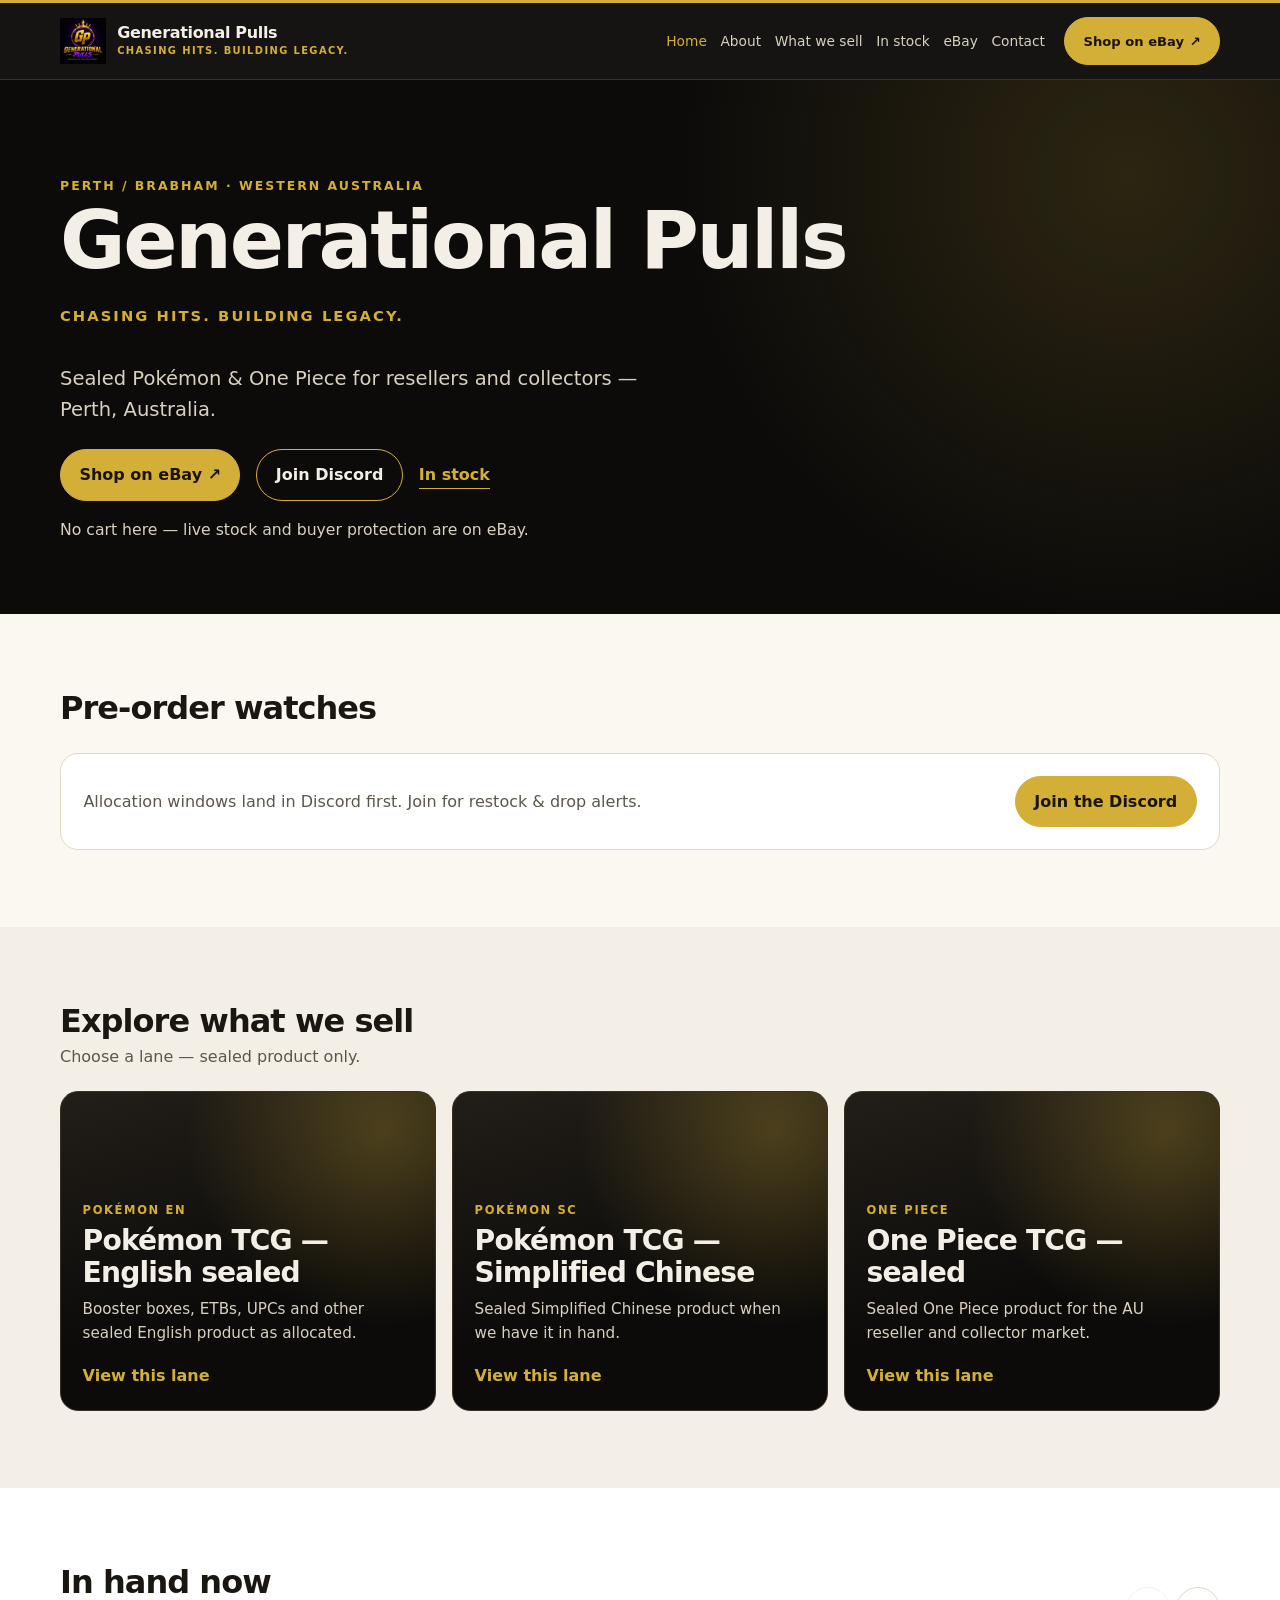
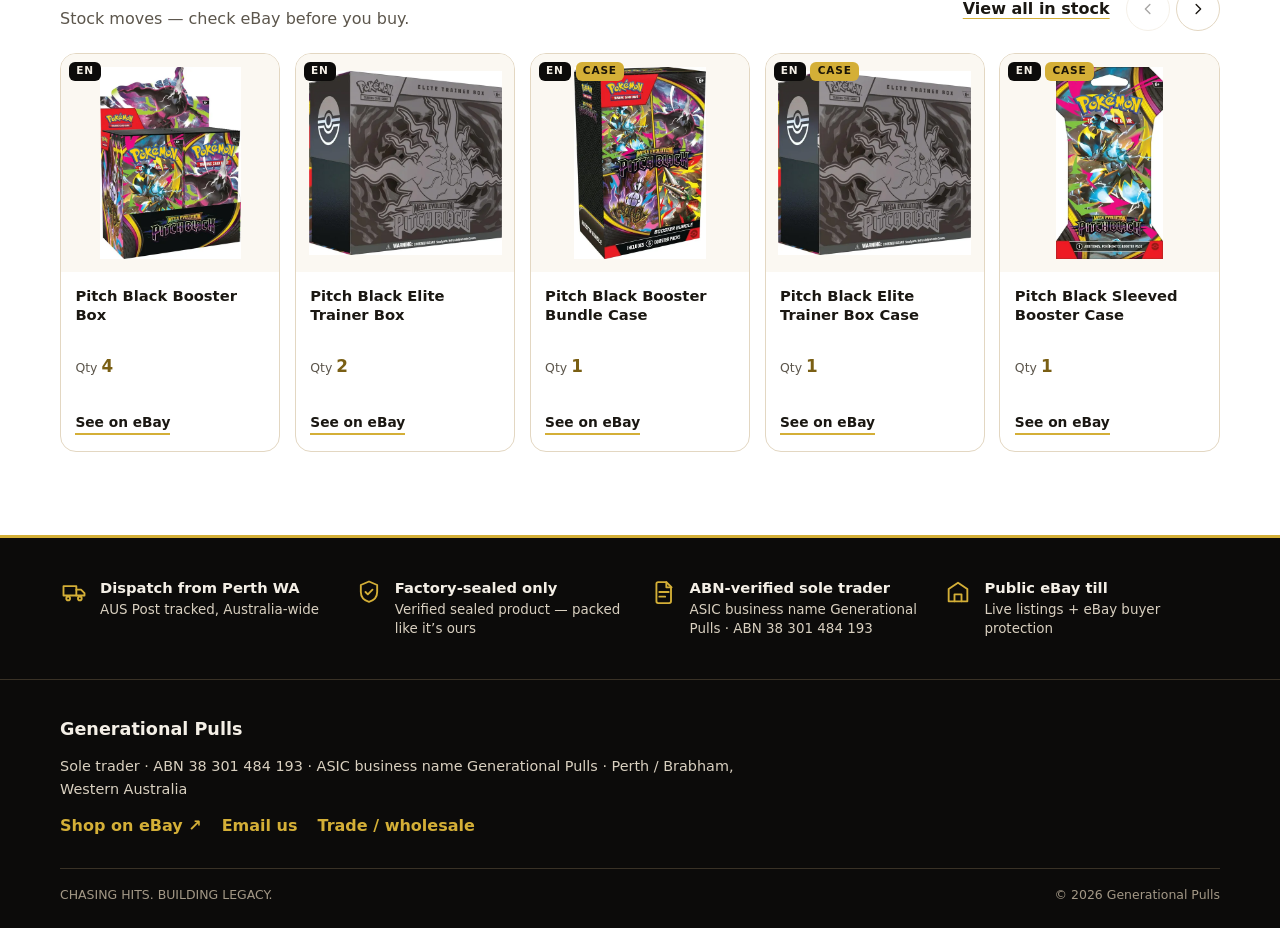
<file: index.html>
<!doctype html>
<html lang="en-AU">
<head>
  <meta charset="utf-8">
  <meta name="viewport" content="width=device-width, initial-scale=1">
  <meta name="theme-color" content="#0c0b0a">
  <title>Generational Pulls | Chasing hits. Building legacy.</title>
  <meta name="description" content="Sealed Pokémon and One Piece TCG for resellers and collectors in Perth, Australia.">
  <link rel="icon" type="image/png" sizes="32x32" href="assets/favicon-32.png">
  <link rel="icon" type="image/png" sizes="64x64" href="assets/favicon-64.png">
  <link rel="icon" type="image/png" sizes="256x256" href="assets/favicon-256.png">
  <link rel="stylesheet" href="styles.css">
</head>
<body>
  <a class="skip-link" href="#main">Skip to content</a>
  <header class="site-header">
    <div class="container header-inner">
      <a class="brand" href="index.html"><img src="assets/logo.png" alt="Generational Pulls logo"><span>Generational Pulls<small>CHASING HITS. BUILDING LEGACY.</small></span></a>
      <nav class="nav" aria-label="Main navigation">
        <a aria-current="page" href="index.html">Home</a>
        <a href="about.html">About</a>
        <a href="what-we-sell.html">What we sell</a>
        <a href="stock.html">In stock</a>
        <a href="ebay.html">eBay</a>
        <a href="contact.html">Contact</a>
      </nav>
      <a class="button header-shop" href="https://ebay.io/m/q7AtVq">Shop on eBay <span aria-hidden="true">↗</span></a>
    </div>
  </header>
  <main id="main">
    <section class="hero">
      <div class="container">
        <div class="eyebrow">Perth / Brabham · Western Australia</div>
        <h1>Generational Pulls</h1>
        <p class="slogan">CHASING HITS. BUILDING LEGACY.</p>
        <p class="lede">Sealed Pokémon &amp; One Piece for resellers and collectors — Perth, Australia.</p>
        <div class="actions">
          <a class="button" href="https://ebay.io/m/q7AtVq">Shop on eBay <span aria-hidden="true">↗</span></a>
          <a class="button secondary" href="https://discord.gg/rBUBQ8RpH">Join Discord</a>
          <a class="text-link" href="stock.html">In stock</a>
        </div>
        <p class="till-line">No cart here — live stock and buyer protection are on eBay.</p>
      </div>
    </section>

    <section class="section preorder-band" aria-labelledby="preorders-heading">
      <div class="container">
        <div class="section-heading">
          <h2 id="preorders-heading">Pre-order watches</h2>
        </div>
        <div id="preorder-empty" class="preorder-empty">
          <p>Allocation windows land in Discord first. Join for restock &amp; drop alerts.</p>
          <a class="button" href="https://discord.gg/rBUBQ8RpH">Join the Discord</a>
        </div>
        <div id="preorder-strip" class="preorder-strip" hidden></div>
      </div>
    </section>

    <section class="section" aria-labelledby="lanes-heading">
      <div class="container">
        <div class="section-heading">
          <div>
            <h2 id="lanes-heading">Explore what we sell</h2>
            <p>Choose a lane — sealed product only.</p>
          </div>
        </div>
        <div class="lane-grid">
          <a class="lane" href="what-we-sell.html#english">
            <span class="lane-kicker">Pokémon EN</span>
            <span class="lane-title">Pokémon TCG — English sealed</span>
            <span class="lane-note">Booster boxes, ETBs, UPCs and other sealed English product as allocated.</span>
            <span class="lane-go">View this lane</span>
          </a>
          <a class="lane" href="what-we-sell.html#simplified-chinese">
            <span class="lane-kicker">Pokémon SC</span>
            <span class="lane-title">Pokémon TCG — Simplified Chinese</span>
            <span class="lane-note">Sealed Simplified Chinese product when we have it in hand.</span>
            <span class="lane-go">View this lane</span>
          </a>
          <a class="lane" href="what-we-sell.html#one-piece">
            <span class="lane-kicker">One Piece</span>
            <span class="lane-title">One Piece TCG — sealed</span>
            <span class="lane-note">Sealed One Piece product for the AU reseller and collector market.</span>
            <span class="lane-go">View this lane</span>
          </a>
        </div>
      </div>
    </section>

    <section class="section inhand-band" id="in-hand" aria-labelledby="inhand-heading" hidden>
      <div class="container">
        <div class="section-heading">
          <div>
            <h2 id="inhand-heading">In hand now</h2>
            <p>Stock moves — check eBay before you buy.</p>
          </div>
          <div class="heading-actions">
            <a class="view-all" href="stock.html">View all in stock</a>
            <div class="carousel-nav">
              <button type="button" id="inhand-prev" aria-label="Show previous products" aria-disabled="true"><svg viewBox="0 0 24 24" width="18" height="18" aria-hidden="true" focusable="false"><path d="M14.5 6 8.5 12l6 6" fill="none" stroke="currentColor" stroke-width="1.8" stroke-linecap="round" stroke-linejoin="round"/></svg></button>
              <button type="button" id="inhand-next" aria-label="Show next products"><svg viewBox="0 0 24 24" width="18" height="18" aria-hidden="true" focusable="false"><path d="m9.5 6 6 6-6 6" fill="none" stroke="currentColor" stroke-width="1.8" stroke-linecap="round" stroke-linejoin="round"/></svg></button>
            </div>
          </div>
        </div>
        <ul class="carousel-track" id="inhand-track" tabindex="0" aria-label="In-hand products"></ul>
      </div>
    </section>
    <noscript>
      <section class="section inhand-band" aria-labelledby="inhand-noscript-heading">
        <div class="container">
          <div class="section-heading">
            <div>
              <h2 id="inhand-noscript-heading">In hand now</h2>
              <p>Stock moves — check eBay before you buy.</p>
            </div>
          </div>
          <a class="view-all" href="stock.html">View all in stock</a>
        </div>
      </section>
    </noscript>

    <section class="trust-band" aria-labelledby="trust-heading">
      <div class="container">
        <h2 id="trust-heading" class="visually-hidden">Why buy from Generational Pulls</h2>
        <ul class="badge-row">
          <li>
            <svg class="badge-icon" viewBox="0 0 24 24" aria-hidden="true" focusable="false"><path d="M3 7h11v8H3z"/><path d="M14 10h4l3 3v2h-7"/><circle cx="7" cy="17.5" r="1.6"/><circle cx="17" cy="17.5" r="1.6"/></svg>
            <div><strong>Dispatch from Perth WA</strong><span>AUS Post tracked, Australia-wide</span></div>
          </li>
          <li>
            <svg class="badge-icon" viewBox="0 0 24 24" aria-hidden="true" focusable="false"><path d="M12 3 5 6v6c0 4.2 2.8 7.2 7 8.5 4.2-1.3 7-4.3 7-8.5V6l-7-3z"/><path d="m9 12 2 2 4-4"/></svg>
            <div><strong>Factory-sealed only</strong><span>Verified sealed product — packed like it’s ours</span></div>
          </li>
          <li>
            <svg class="badge-icon" viewBox="0 0 24 24" aria-hidden="true" focusable="false"><path d="M7 3.5h7l4 4V20a1.5 1.5 0 0 1-1.5 1.5h-9.5A1.5 1.5 0 0 1 5.5 20V5A1.5 1.5 0 0 1 7 3.5z"/><path d="M14 3.5V8h4.5M8 12h8M8 16h5"/></svg>
            <div><strong>ABN-verified sole trader</strong><span>ASIC business name Generational Pulls · ABN 38 301 484 193</span></div>
          </li>
          <li>
            <svg class="badge-icon" viewBox="0 0 24 24" aria-hidden="true" focusable="false"><path d="M4 9.5 12 4l8 5.5V20H4z"/><path d="M9 20v-6h6v6"/></svg>
            <div><strong>Public eBay till</strong><span>Live listings + eBay buyer protection</span></div>
          </li>
        </ul>
      </div>
    </section>
  </main>
  <footer class="site-footer">
    <div class="container footer-inner">
      <div class="footer-brand">Generational Pulls</div>
      <p class="footer-copy">Sole trader · ABN 38 301 484 193 · ASIC business name Generational Pulls · Perth / Brabham, Western Australia</p>
      <div class="footer-links">
        <a href="https://ebay.io/m/q7AtVq">Shop on eBay <span aria-hidden="true">↗</span></a>
        <a href="mailto:generational.pulls.au@gmail.com">Email us</a>
        <a href="mailto:generational.pulls.au@gmail.com">Trade / wholesale</a>
      </div>
      <div class="footer-bottom">
        <span>CHASING HITS. BUILDING LEGACY.</span>
        <span>© 2026 Generational Pulls</span>
      </div>
    </div>
  </footer>
  <script src="assets/home.js" defer></script>
</body>
</html>
</file>
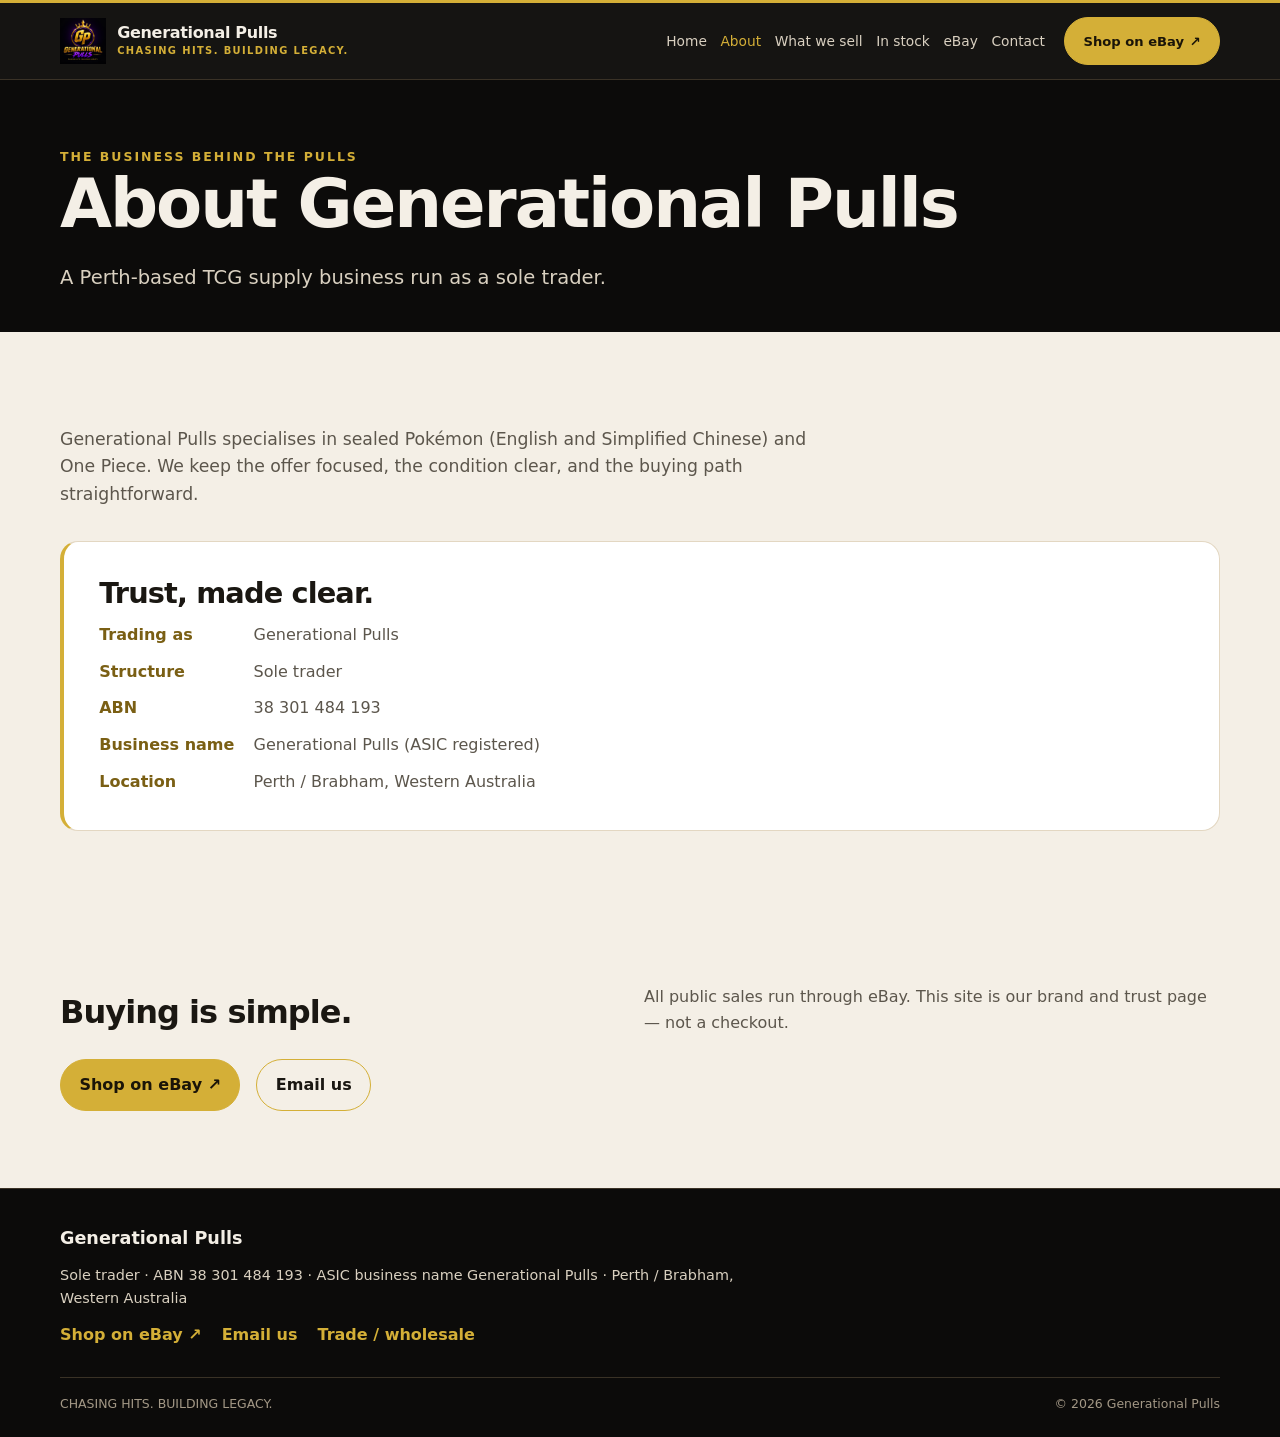
<file: about.html>
<!doctype html>
<html lang="en-AU">
<head>
  <meta charset="utf-8">
  <meta name="viewport" content="width=device-width, initial-scale=1">
  <meta name="theme-color" content="#0c0b0a">
  <title>About / Trust | Generational Pulls</title>
  <meta name="description" content="About Generational Pulls, a Perth-based TCG supply business.">
  <link rel="icon" type="image/png" sizes="32x32" href="assets/favicon-32.png">
  <link rel="icon" type="image/png" sizes="64x64" href="assets/favicon-64.png">
  <link rel="icon" type="image/png" sizes="256x256" href="assets/favicon-256.png">
  <link rel="stylesheet" href="styles.css">
</head>
<body>
  <a class="skip-link" href="#main">Skip to content</a>
  <header class="site-header">
    <div class="container header-inner">
      <a class="brand" href="index.html"><img src="assets/logo.png" alt="Generational Pulls logo"><span>Generational Pulls<small>CHASING HITS. BUILDING LEGACY.</small></span></a>
      <nav class="nav" aria-label="Main navigation">
        <a href="index.html">Home</a>
        <a aria-current="page" href="about.html">About</a>
        <a href="what-we-sell.html">What we sell</a>
        <a href="stock.html">In stock</a>
        <a href="ebay.html">eBay</a>
        <a href="contact.html">Contact</a>
      </nav>
      <a class="button header-shop" href="https://ebay.io/m/q7AtVq">Shop on eBay <span aria-hidden="true">↗</span></a>
    </div>
  </header>
  <main id="main">
    <section class="page-head">
      <div class="container">
        <div class="eyebrow">The business behind the pulls</div>
        <h1>About Generational Pulls</h1>
        <p class="lede">A Perth-based TCG supply business run as a sole trader.</p>
      </div>
    </section>
    <section class="section">
      <div class="container">
        <div class="prose">
          <p>Generational Pulls specialises in sealed Pokémon (English and Simplified Chinese) and One Piece. We keep the offer focused, the condition clear, and the buying path straightforward.</p>
        </div>
        <div class="callout" style="margin-top:2rem">
          <h2>Trust, made clear.</h2>
          <dl class="detail-list">
            <dt>Trading as</dt><dd>Generational Pulls</dd>
            <dt>Structure</dt><dd>Sole trader</dd>
            <dt>ABN</dt><dd>38 301 484 193</dd>
            <dt>Business name</dt><dd>Generational Pulls (ASIC registered)</dd>
            <dt>Location</dt><dd>Perth / Brabham, Western Australia</dd>
          </dl>
        </div>
      </div>
    </section>
    <section class="section">
      <div class="container">
        <div class="section-heading">
          <h2>Buying is simple.</h2>
          <p>All public sales run through eBay. This site is our brand and trust page — not a checkout.</p>
        </div>
        <div class="actions">
          <a class="button" href="https://ebay.io/m/q7AtVq">Shop on eBay <span aria-hidden="true">↗</span></a>
          <a class="button secondary" href="mailto:generational.pulls.au@gmail.com">Email us</a>
        </div>
      </div>
    </section>
  </main>
  <footer class="site-footer">
    <div class="container footer-inner">
      <div class="footer-brand">Generational Pulls</div>
      <p class="footer-copy">Sole trader · ABN 38 301 484 193 · ASIC business name Generational Pulls · Perth / Brabham, Western Australia</p>
      <div class="footer-links">
        <a href="https://ebay.io/m/q7AtVq">Shop on eBay <span aria-hidden="true">↗</span></a>
        <a href="mailto:generational.pulls.au@gmail.com">Email us</a>
        <a href="mailto:generational.pulls.au@gmail.com">Trade / wholesale</a>
      </div>
      <div class="footer-bottom">
        <span>CHASING HITS. BUILDING LEGACY.</span>
        <span>© 2026 Generational Pulls</span>
      </div>
    </div>
  </footer>
</body>
</html>
</file>
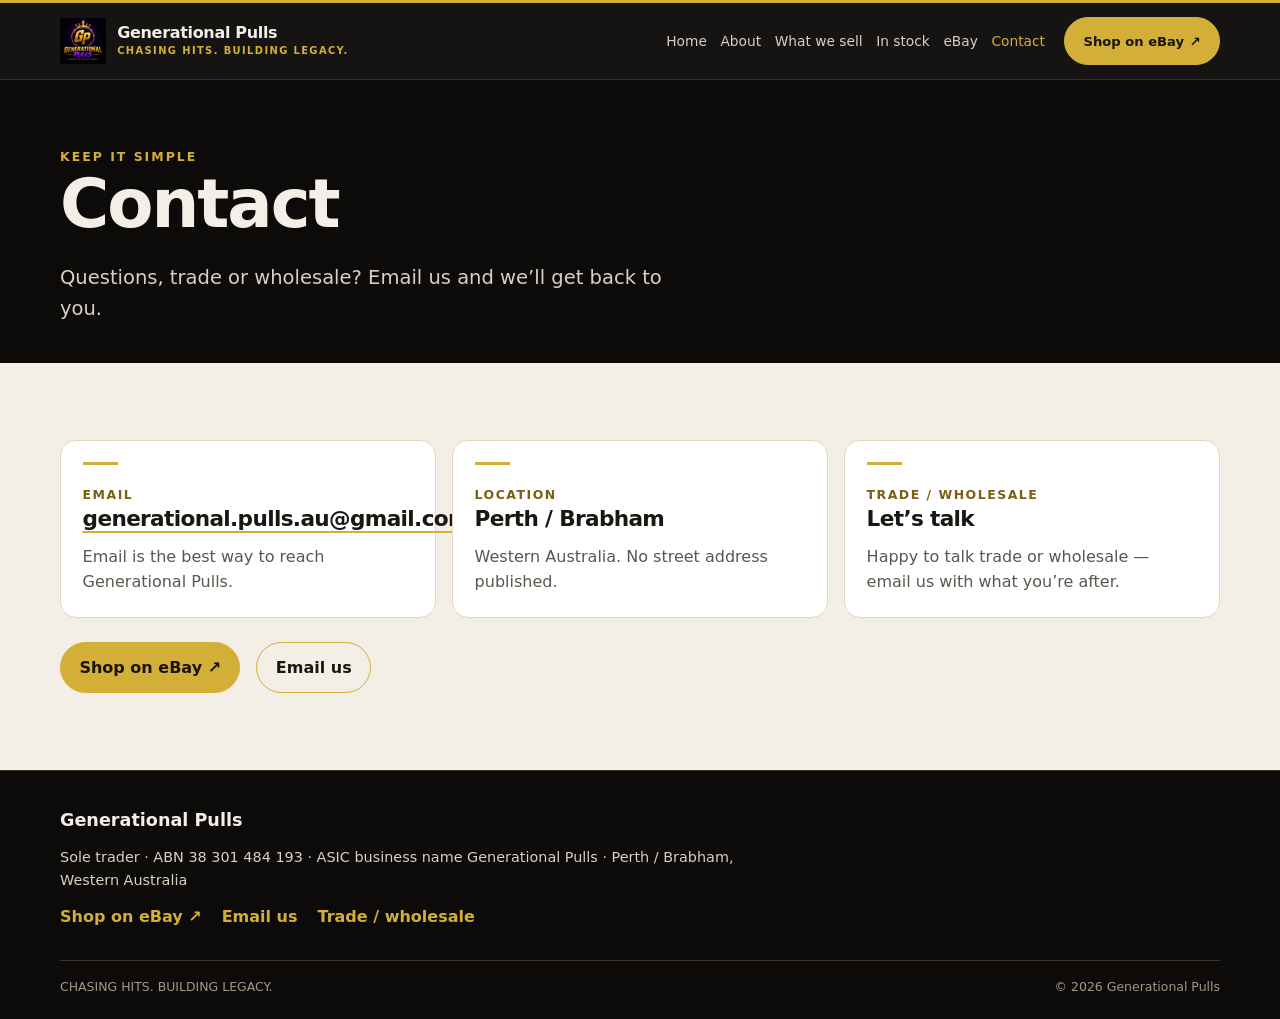
<file: contact.html>
<!doctype html>
<html lang="en-AU">
<head>
  <meta charset="utf-8">
  <meta name="viewport" content="width=device-width, initial-scale=1">
  <meta name="theme-color" content="#0c0b0a">
  <title>Contact | Generational Pulls</title>
  <meta name="description" content="Contact Generational Pulls in Perth / Brabham, Western Australia.">
  <link rel="icon" type="image/png" sizes="32x32" href="assets/favicon-32.png">
  <link rel="icon" type="image/png" sizes="64x64" href="assets/favicon-64.png">
  <link rel="icon" type="image/png" sizes="256x256" href="assets/favicon-256.png">
  <link rel="stylesheet" href="styles.css">
</head>
<body>
  <a class="skip-link" href="#main">Skip to content</a>
  <header class="site-header">
    <div class="container header-inner">
      <a class="brand" href="index.html"><img src="assets/logo.png" alt="Generational Pulls logo"><span>Generational Pulls<small>CHASING HITS. BUILDING LEGACY.</small></span></a>
      <nav class="nav" aria-label="Main navigation">
        <a href="index.html">Home</a>
        <a href="about.html">About</a>
        <a href="what-we-sell.html">What we sell</a>
        <a href="stock.html">In stock</a>
        <a href="ebay.html">eBay</a>
        <a aria-current="page" href="contact.html">Contact</a>
      </nav>
      <a class="button header-shop" href="https://ebay.io/m/q7AtVq">Shop on eBay <span aria-hidden="true">↗</span></a>
    </div>
  </header>
  <main id="main">
    <section class="page-head">
      <div class="container">
        <div class="eyebrow">Keep it simple</div>
        <h1>Contact</h1>
        <p class="lede">Questions, trade or wholesale? Email us and we’ll get back to you.</p>
      </div>
    </section>
    <section class="section">
      <div class="container">
        <div class="grid cards-3">
          <article class="card">
            <span class="number">Email</span>
            <h2><a href="mailto:generational.pulls.au@gmail.com">generational.pulls.au@gmail.com</a></h2>
            <p>Email is the best way to reach Generational Pulls.</p>
          </article>
          <article class="card">
            <span class="number">Location</span>
            <h2>Perth / Brabham</h2>
            <p>Western Australia. No street address published.</p>
          </article>
          <article class="card">
            <span class="number">Trade / wholesale</span>
            <h2>Let’s talk</h2>
            <p>Happy to talk trade or wholesale — email us with what you’re after.</p>
          </article>
        </div>
        <div class="actions">
          <a class="button" href="https://ebay.io/m/q7AtVq">Shop on eBay <span aria-hidden="true">↗</span></a>
          <a class="button secondary" href="mailto:generational.pulls.au@gmail.com">Email us</a>
        </div>
      </div>
    </section>
  </main>
  <footer class="site-footer">
    <div class="container footer-inner">
      <div class="footer-brand">Generational Pulls</div>
      <p class="footer-copy">Sole trader · ABN 38 301 484 193 · ASIC business name Generational Pulls · Perth / Brabham, Western Australia</p>
      <div class="footer-links">
        <a href="https://ebay.io/m/q7AtVq">Shop on eBay <span aria-hidden="true">↗</span></a>
        <a href="mailto:generational.pulls.au@gmail.com">Email us</a>
        <a href="mailto:generational.pulls.au@gmail.com">Trade / wholesale</a>
      </div>
      <div class="footer-bottom">
        <span>CHASING HITS. BUILDING LEGACY.</span>
        <span>© 2026 Generational Pulls</span>
      </div>
    </div>
  </footer>
</body>
</html>
</file>
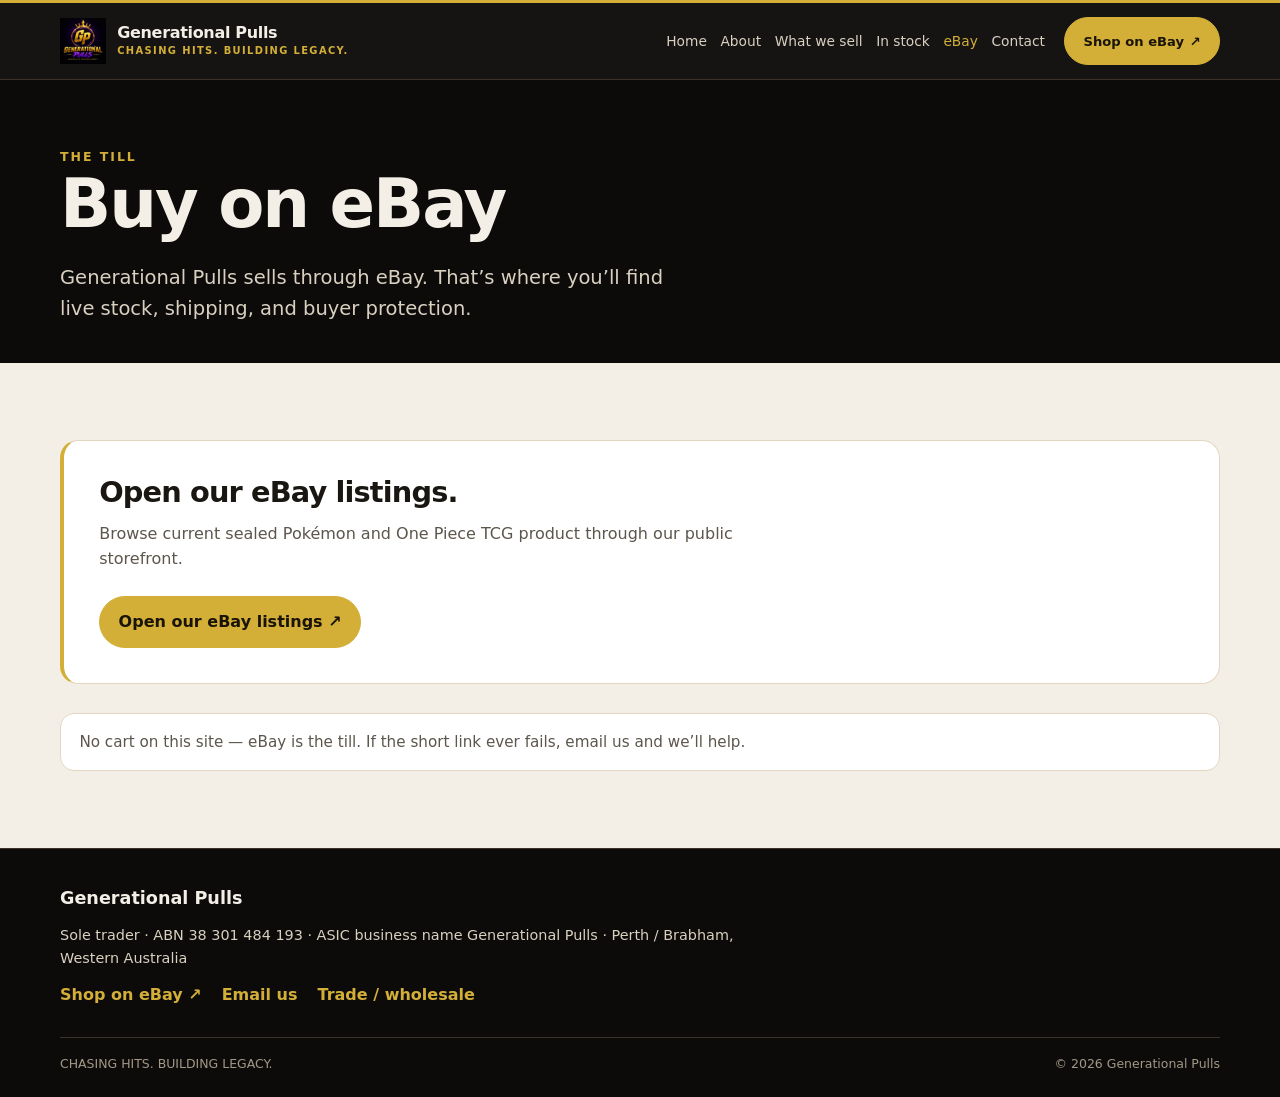
<file: ebay.html>
<!doctype html>
<html lang="en-AU">
<head>
  <meta charset="utf-8">
  <meta name="viewport" content="width=device-width, initial-scale=1">
  <meta name="theme-color" content="#0c0b0a">
  <title>Buy on eBay | Generational Pulls</title>
  <meta name="description" content="Shop live Generational Pulls listings on eBay.">
  <link rel="icon" type="image/png" sizes="32x32" href="assets/favicon-32.png">
  <link rel="icon" type="image/png" sizes="64x64" href="assets/favicon-64.png">
  <link rel="icon" type="image/png" sizes="256x256" href="assets/favicon-256.png">
  <link rel="stylesheet" href="styles.css">
</head>
<body>
  <a class="skip-link" href="#main">Skip to content</a>
  <header class="site-header">
    <div class="container header-inner">
      <a class="brand" href="index.html"><img src="assets/logo.png" alt="Generational Pulls logo"><span>Generational Pulls<small>CHASING HITS. BUILDING LEGACY.</small></span></a>
      <nav class="nav" aria-label="Main navigation">
        <a href="index.html">Home</a>
        <a href="about.html">About</a>
        <a href="what-we-sell.html">What we sell</a>
        <a href="stock.html">In stock</a>
        <a aria-current="page" href="ebay.html">eBay</a>
        <a href="contact.html">Contact</a>
      </nav>
      <a class="button header-shop" href="https://ebay.io/m/q7AtVq">Shop on eBay <span aria-hidden="true">↗</span></a>
    </div>
  </header>
  <main id="main">
    <section class="page-head">
      <div class="container">
        <div class="eyebrow">The till</div>
        <h1>Buy on eBay</h1>
        <p class="lede">Generational Pulls sells through eBay. That’s where you’ll find live stock, shipping, and buyer protection.</p>
      </div>
    </section>
    <section class="section">
      <div class="container">
        <div class="callout">
          <h2>Open our eBay listings.</h2>
          <p>Browse current sealed Pokémon and One Piece TCG product through our public storefront.</p>
          <div class="actions"><a class="button" href="https://ebay.io/m/q7AtVq">Open our eBay listings <span aria-hidden="true">↗</span></a></div>
        </div>
        <p class="trust-strip" style="margin-top:1.8rem">No cart on this site — eBay is the till. If the short link ever fails, email us and we’ll help.</p>
      </div>
    </section>
  </main>
  <footer class="site-footer">
    <div class="container footer-inner">
      <div class="footer-brand">Generational Pulls</div>
      <p class="footer-copy">Sole trader · ABN 38 301 484 193 · ASIC business name Generational Pulls · Perth / Brabham, Western Australia</p>
      <div class="footer-links">
        <a href="https://ebay.io/m/q7AtVq">Shop on eBay <span aria-hidden="true">↗</span></a>
        <a href="mailto:generational.pulls.au@gmail.com">Email us</a>
        <a href="mailto:generational.pulls.au@gmail.com">Trade / wholesale</a>
      </div>
      <div class="footer-bottom">
        <span>CHASING HITS. BUILDING LEGACY.</span>
        <span>© 2026 Generational Pulls</span>
      </div>
    </div>
  </footer>
</body>
</html>
</file>
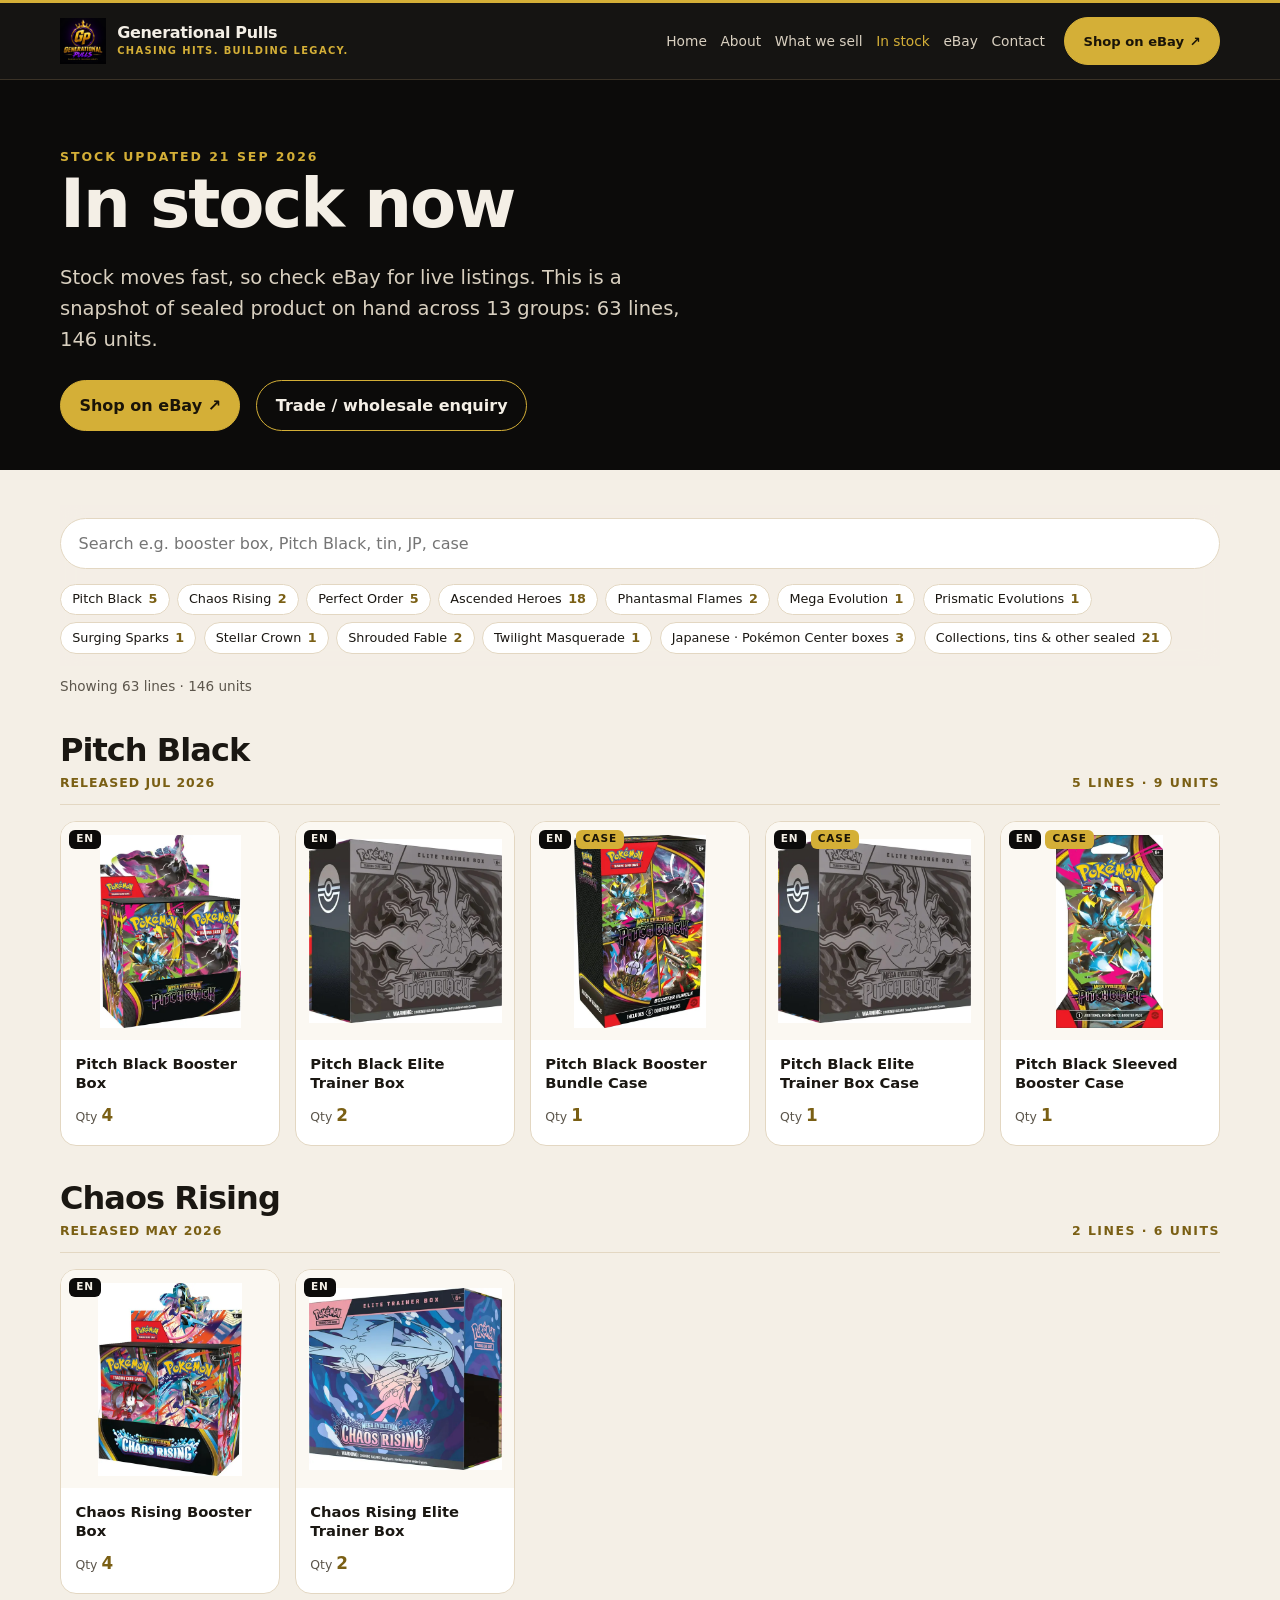
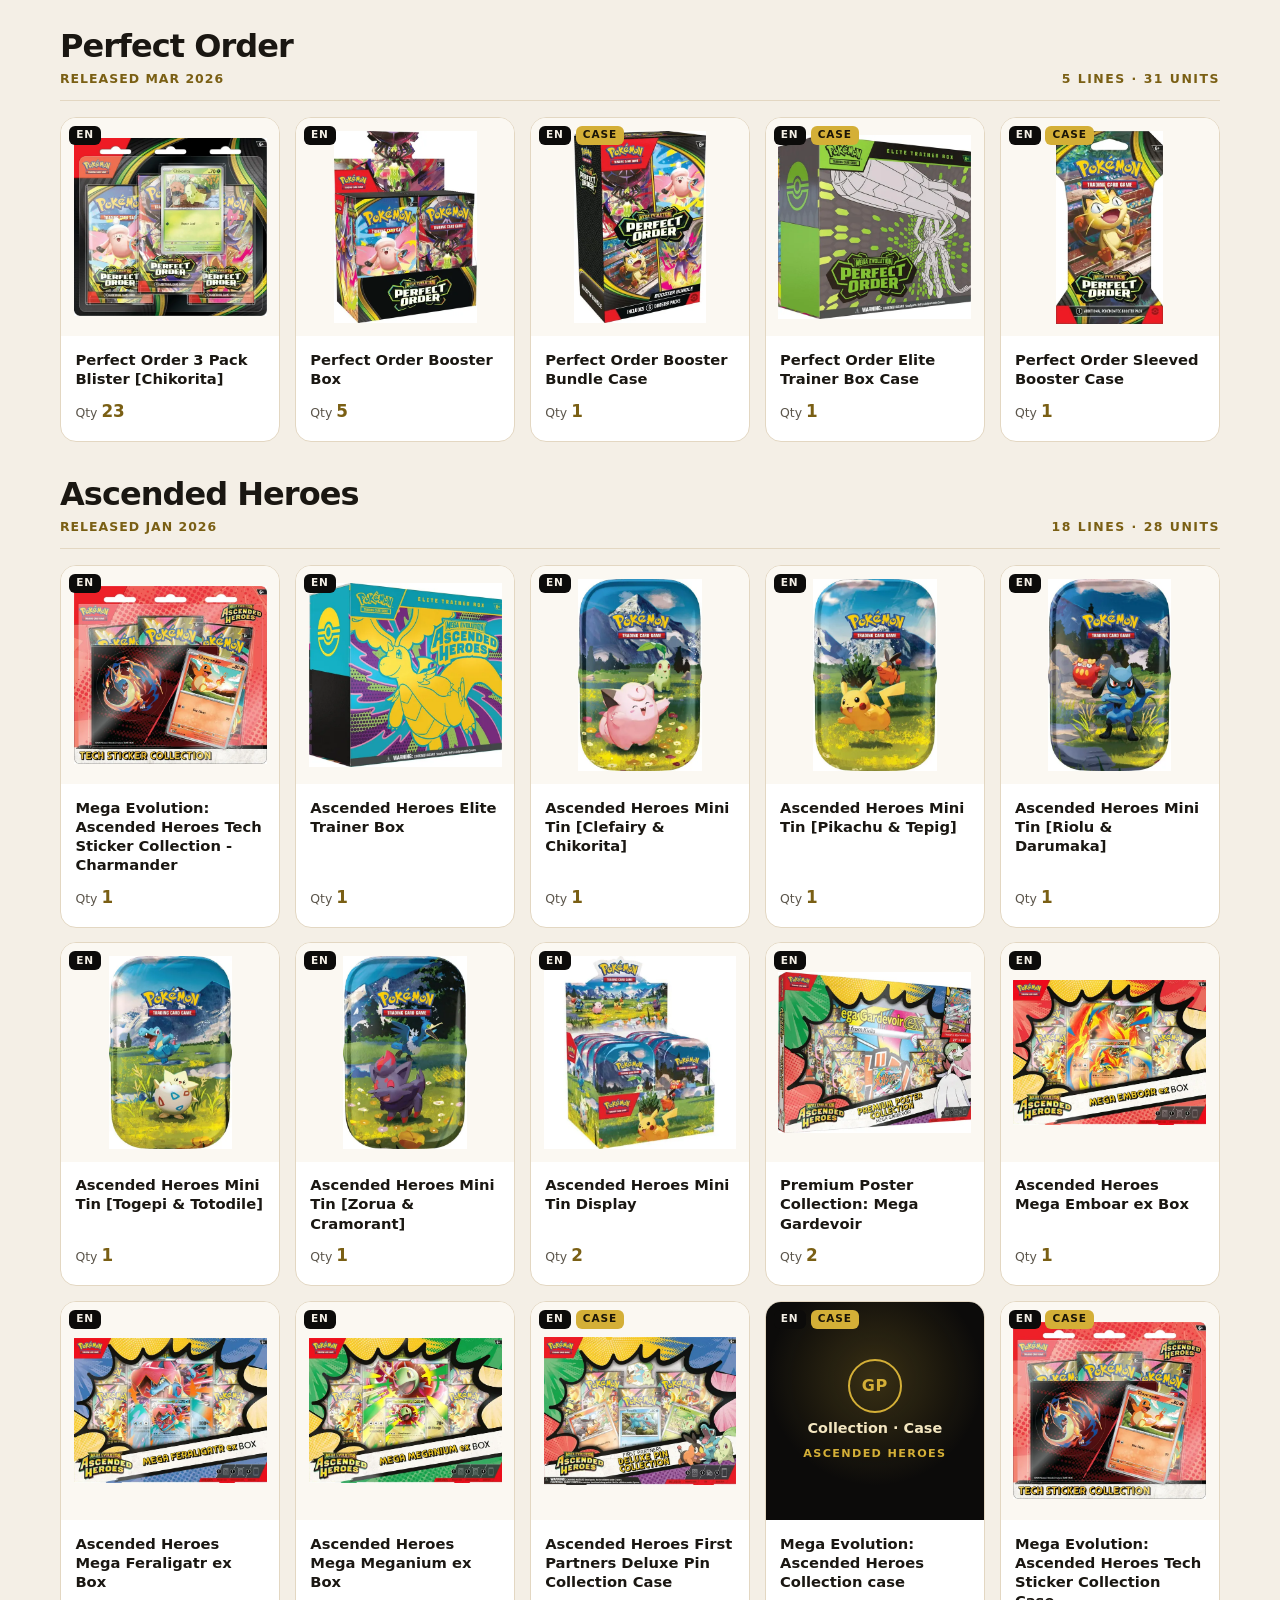
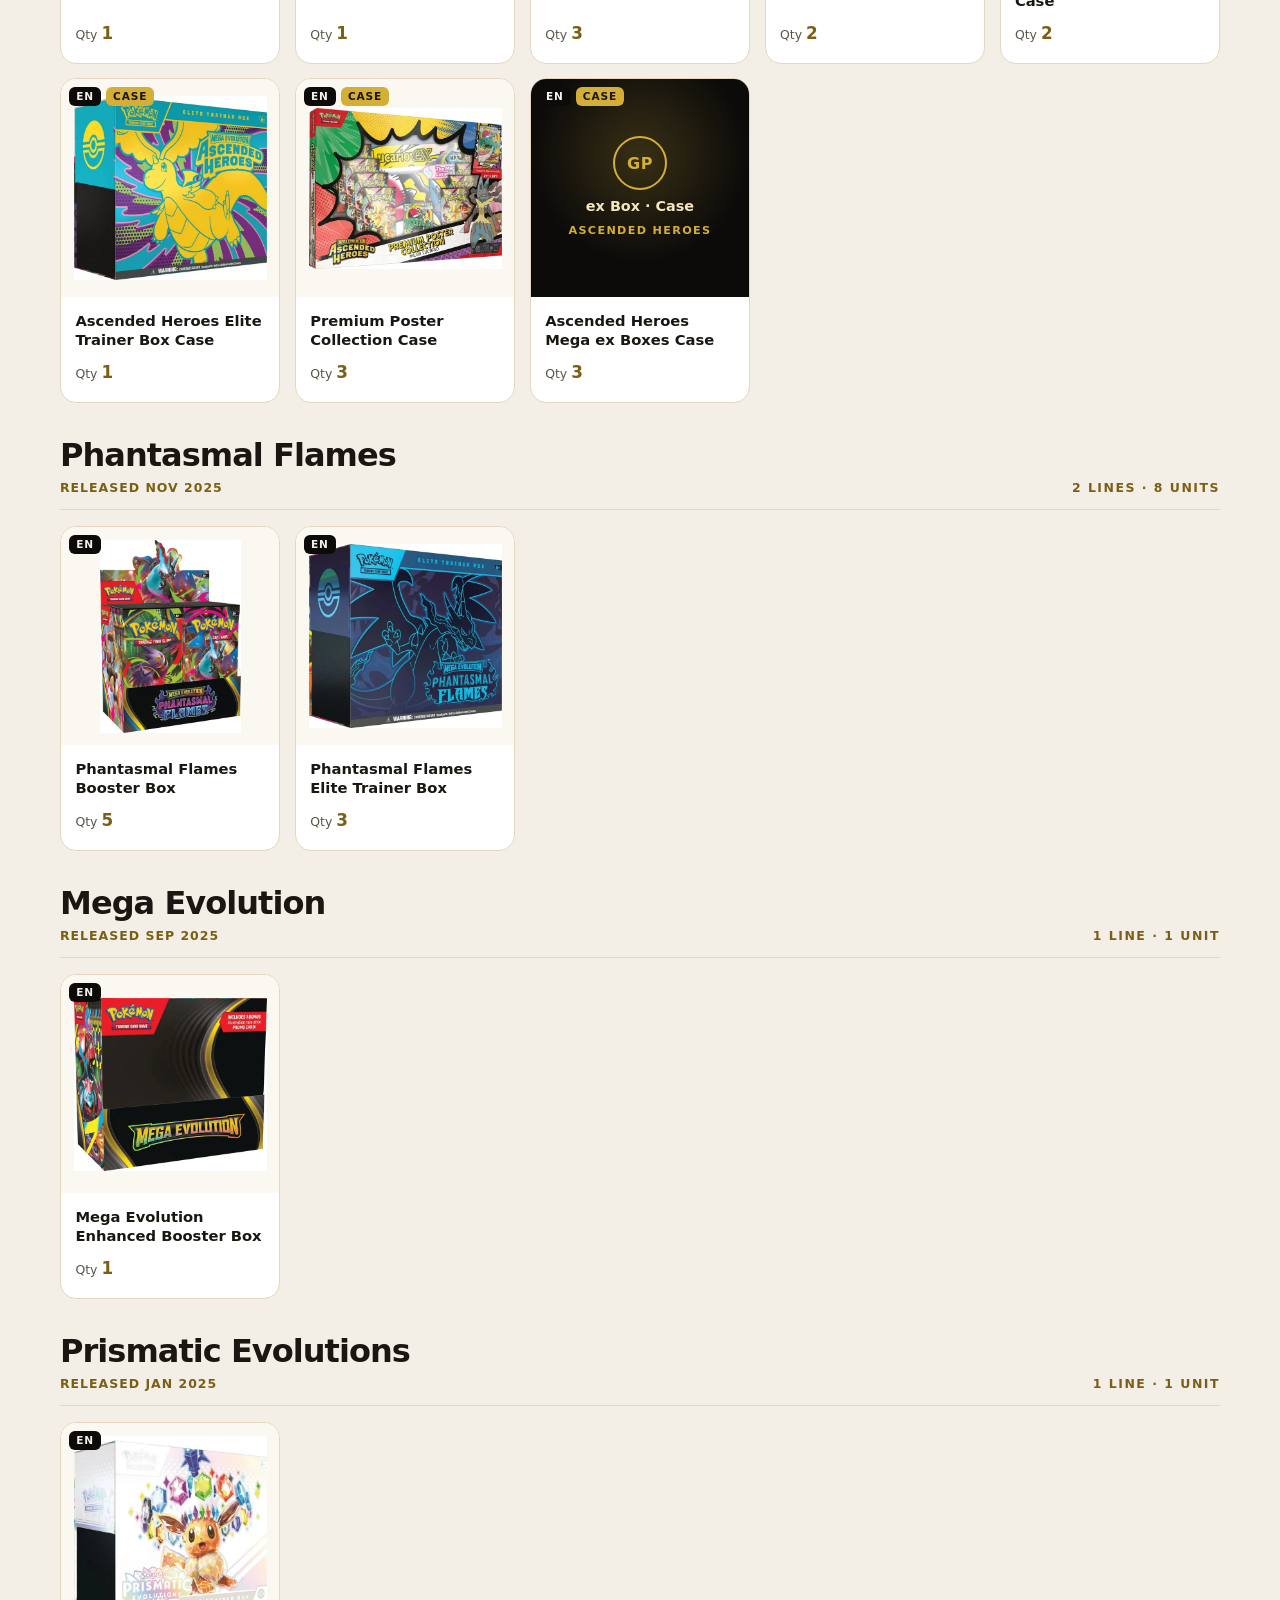
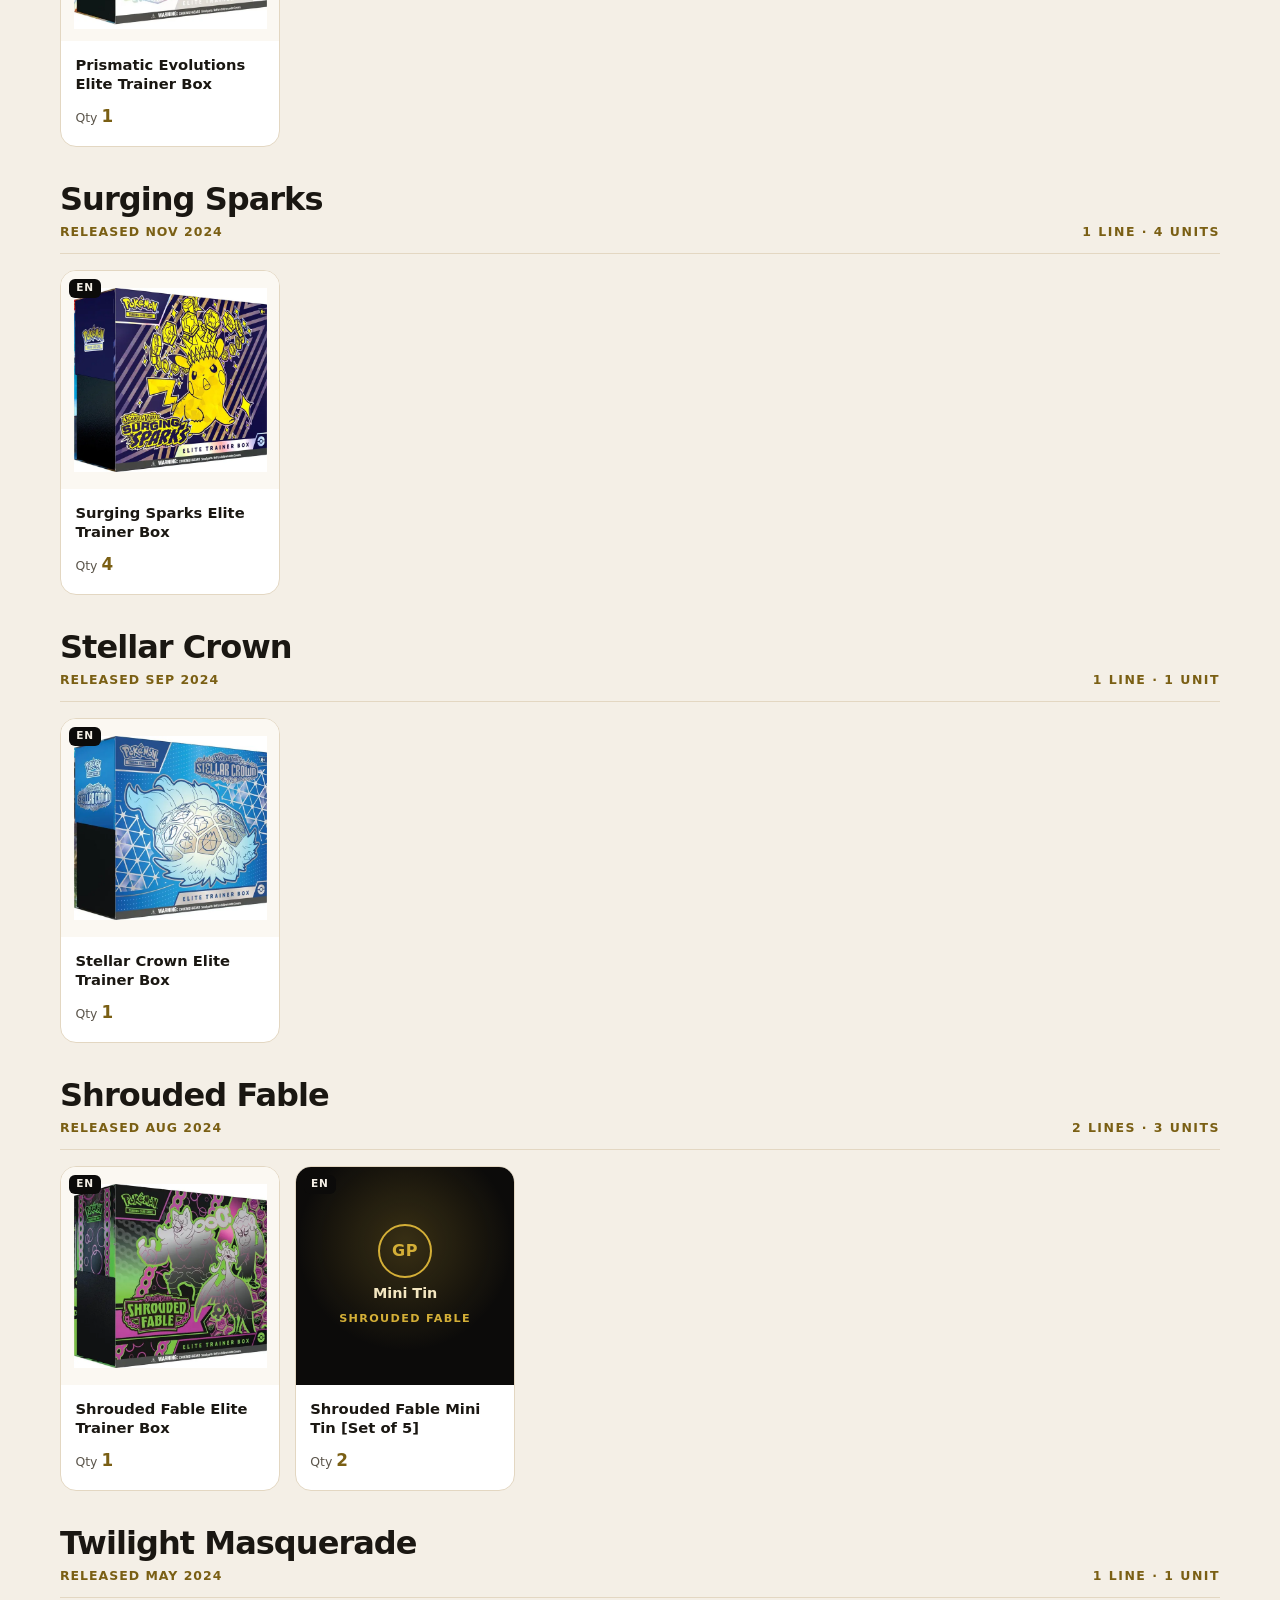
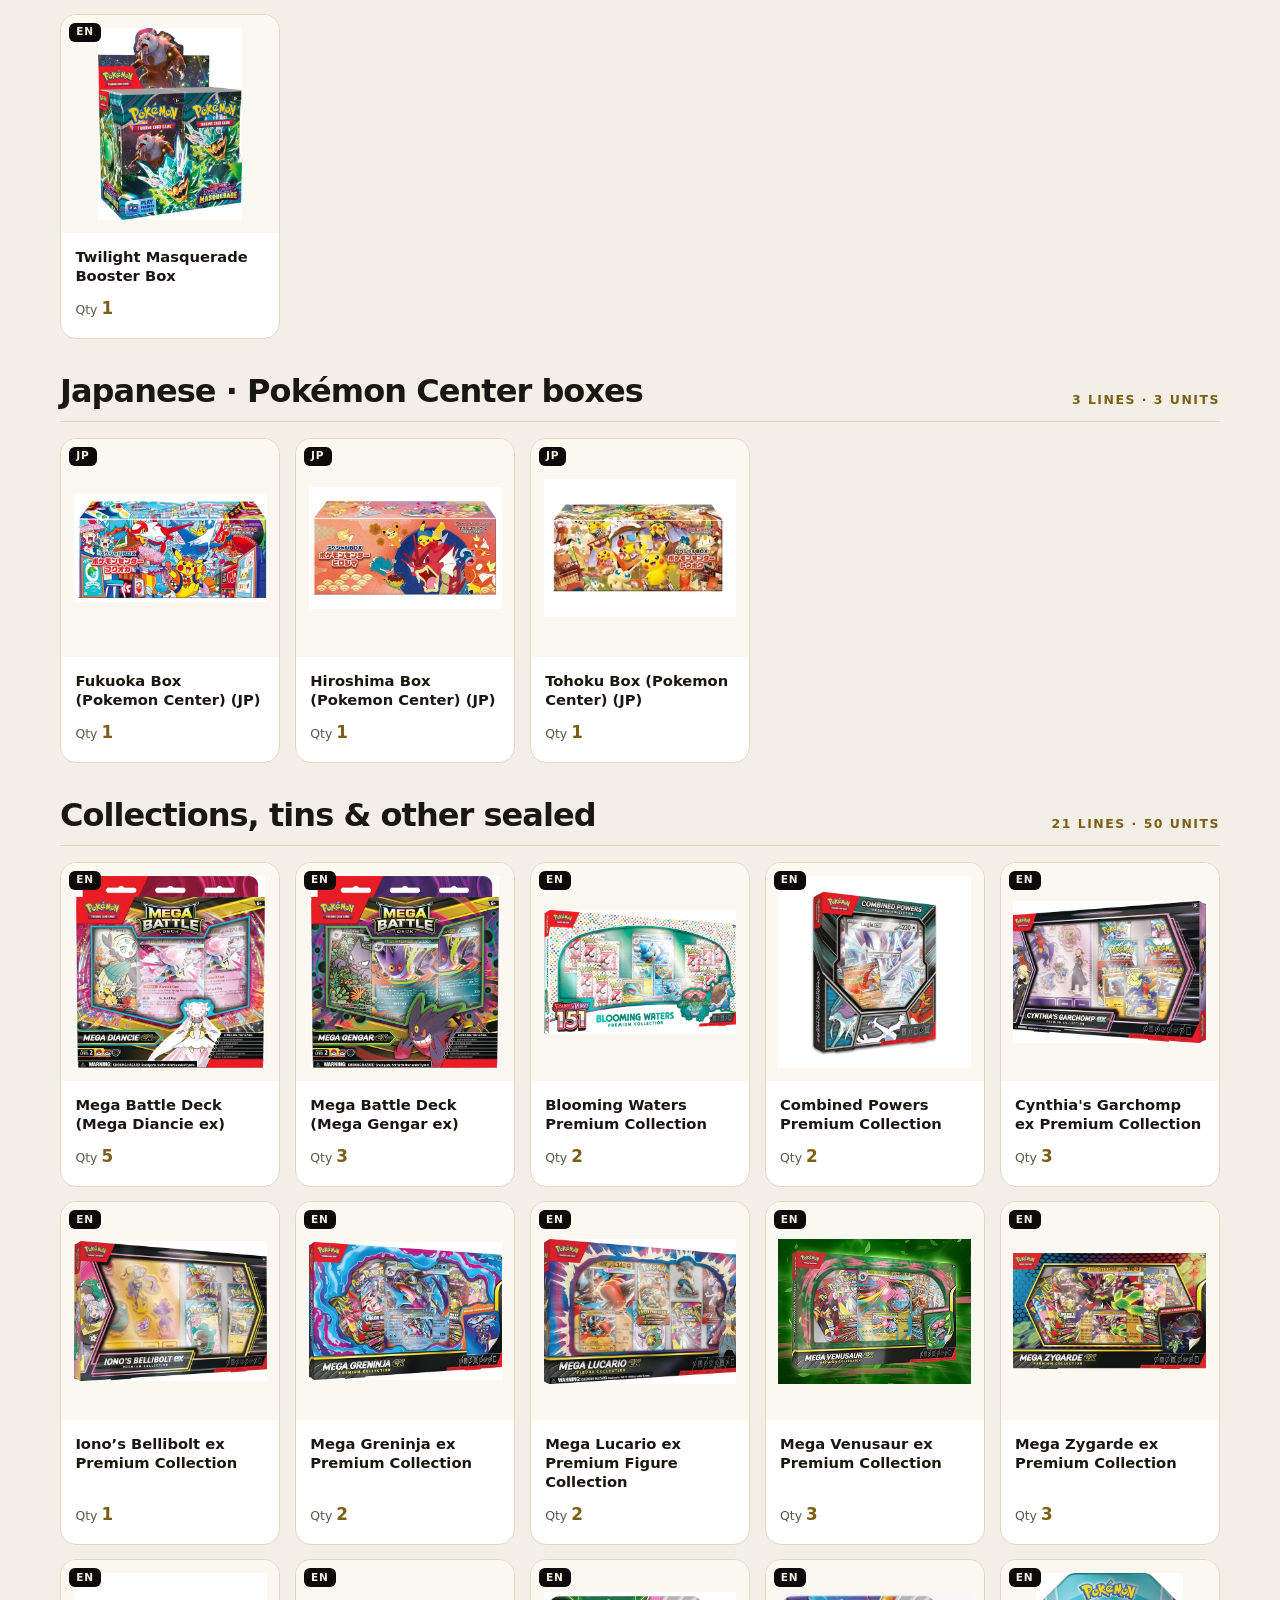
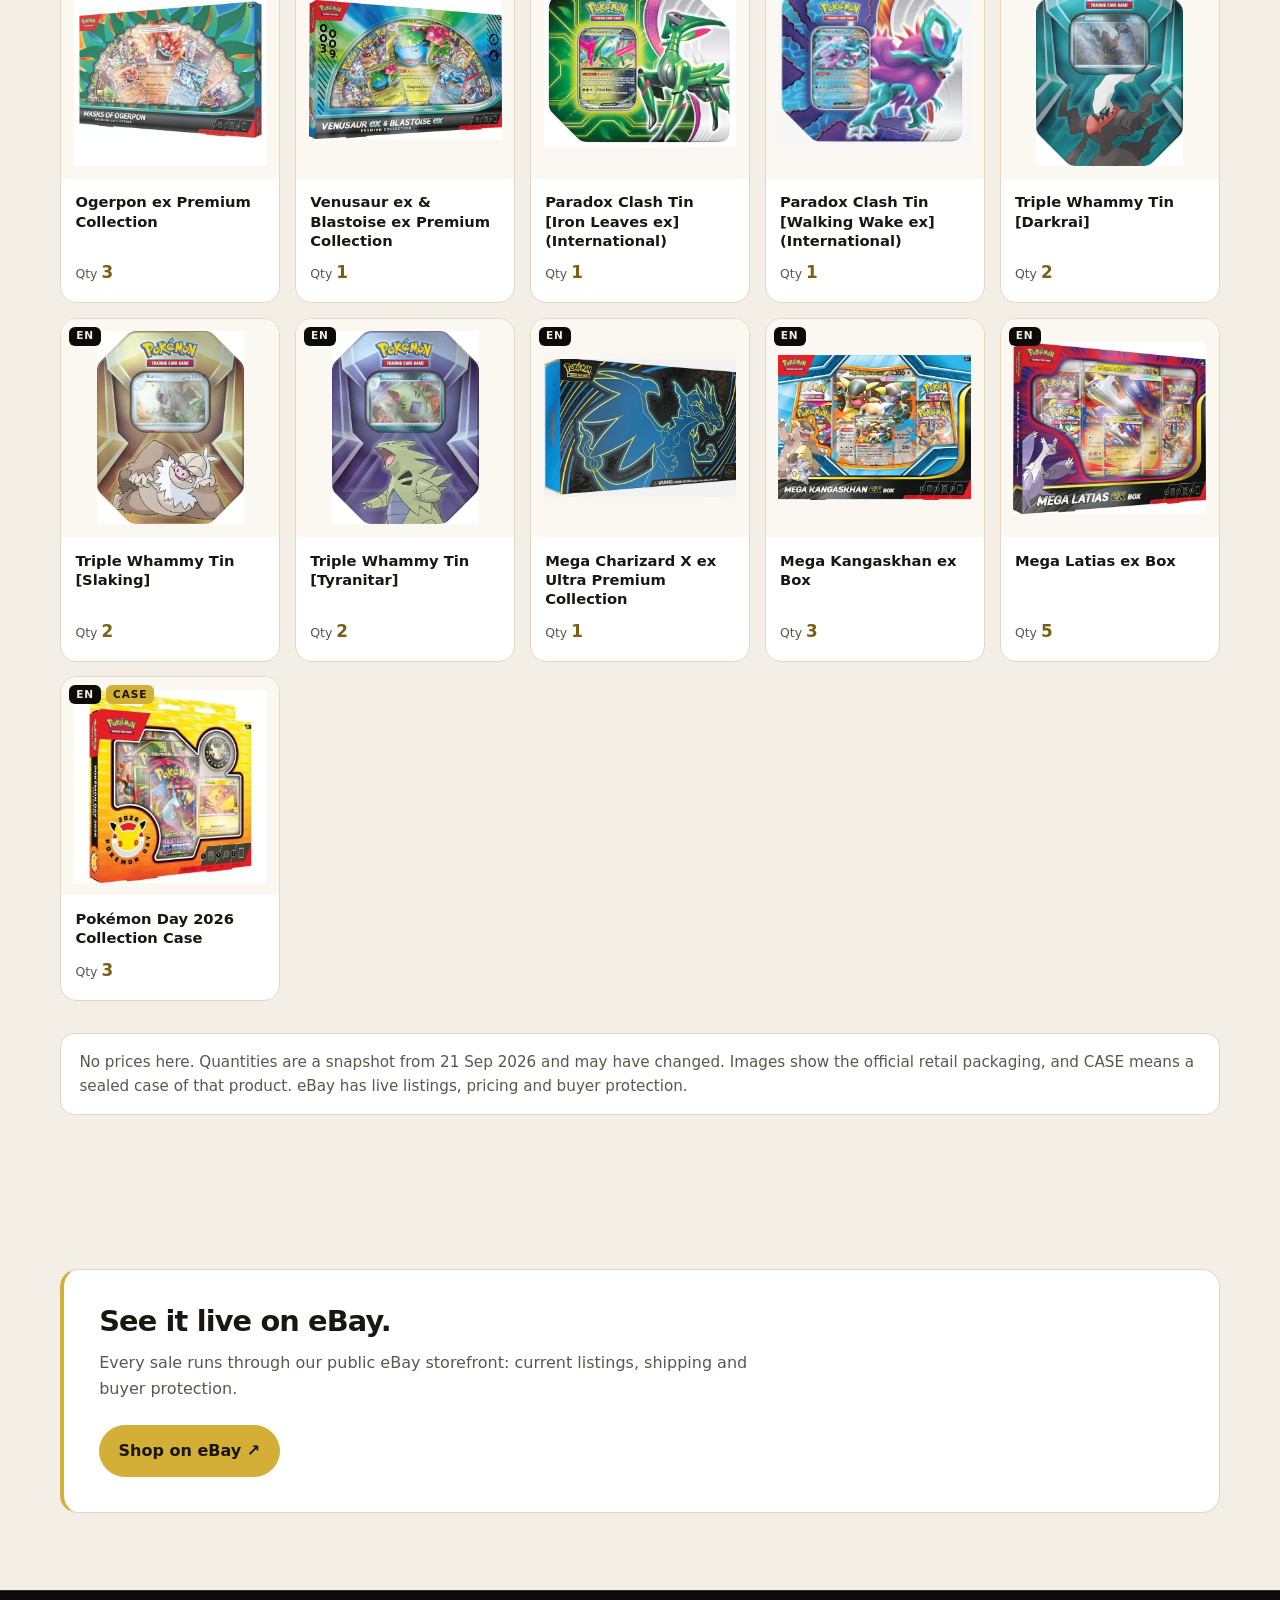
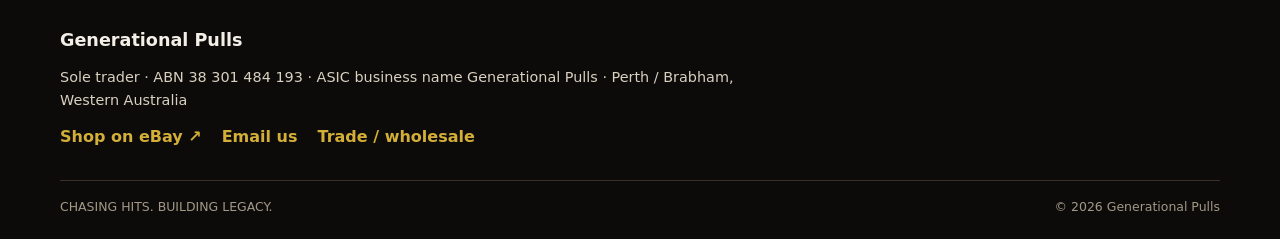
<file: stock.html>
<!doctype html>
<html lang="en-AU">
<head>
  <meta charset="utf-8"><meta name="viewport" content="width=device-width, initial-scale=1">
  <meta name="theme-color" content="#0c0b0a">
  <title>In Stock Now | Generational Pulls</title><meta name="description" content="Sealed Pokémon product currently in stock at Generational Pulls, Perth WA, grouped by set. Live listings on eBay.">
  <link rel="icon" type="image/png" sizes="32x32" href="assets/favicon-32.png"><link rel="icon" type="image/png" sizes="64x64" href="assets/favicon-64.png"><link rel="icon" type="image/png" sizes="256x256" href="assets/favicon-256.png"><link rel="stylesheet" href="styles.css">
</head>
<body>
  <a class="skip-link" href="#main">Skip to content</a>
  <!-- GENERATED by build_stock.py from stock.csv + product-images.csv. Do not edit by hand; re-run the script. -->
  <header class="site-header">
    <div class="container header-inner">
      <a class="brand" href="index.html"><img src="assets/logo.png" alt="Generational Pulls logo"><span>Generational Pulls<small>CHASING HITS. BUILDING LEGACY.</small></span></a>
      <nav class="nav" aria-label="Main navigation">
        <a href="index.html">Home</a>
        <a href="about.html">About</a>
        <a href="what-we-sell.html">What we sell</a>
        <a aria-current="page" href="stock.html">In stock</a>
        <a href="ebay.html">eBay</a>
        <a href="contact.html">Contact</a>
      </nav>
      <a class="button header-shop" href="https://ebay.io/m/q7AtVq">Shop on eBay <span aria-hidden="true">↗</span></a>
    </div>
  </header>
  <main id="main"><section class="page-head"><div class="container"><div class="eyebrow">Stock updated 21 Sep 2026</div><h1>In stock now</h1><p class="lede">Stock moves fast, so check eBay for live listings. This is a snapshot of sealed product on hand across 13 groups: 63 lines, 146 units.</p><div class="actions"><a class="button" href="https://ebay.io/m/q7AtVq">Shop on eBay ↗</a><a class="button secondary" href="contact.html">Trade / wholesale enquiry</a></div></div></section>
    <section class="section stock-section"><div class="container">
      <div class="stock-tools"><label class="stock-search"><span class="visually-hidden">Search stock</span><input id="stock-filter" type="search" placeholder="Search e.g. booster box, Pitch Black, tin, JP, case" autocomplete="off"></label><nav class="chips" aria-label="Jump to set"><a class="chip" href="#pitch-black">Pitch Black <span>5</span></a><a class="chip" href="#chaos-rising">Chaos Rising <span>2</span></a><a class="chip" href="#perfect-order">Perfect Order <span>5</span></a><a class="chip" href="#ascended-heroes">Ascended Heroes <span>18</span></a><a class="chip" href="#phantasmal-flames">Phantasmal Flames <span>2</span></a><a class="chip" href="#mega-evolution">Mega Evolution <span>1</span></a><a class="chip" href="#prismatic-evolutions">Prismatic Evolutions <span>1</span></a><a class="chip" href="#surging-sparks">Surging Sparks <span>1</span></a><a class="chip" href="#stellar-crown">Stellar Crown <span>1</span></a><a class="chip" href="#shrouded-fable">Shrouded Fable <span>2</span></a><a class="chip" href="#twilight-masquerade">Twilight Masquerade <span>1</span></a><a class="chip" href="#japanese-pok-mon-center-boxes">Japanese · Pokémon Center boxes <span>3</span></a><a class="chip" href="#collections-tins-other-sealed">Collections, tins &amp; other sealed <span>21</span></a></nav></div>
      <p id="stock-status" class="stock-status" aria-live="polite">Showing 63 lines · 146 units</p>
      <section class="stock-group" id="pitch-black" data-group><div class="stock-group-head"><div><h2>Pitch Black</h2><span class="stock-rel">Released Jul 2026</span></div><span class="stock-count">5 lines · 9 units</span></div><ul class="stock-grid"><li class="stock-item" data-search="pitch black booster box pitch black en english pitch black"><div class="stock-media"><img src="assets/products/pitch-black-booster-box.webp" alt="Pitch Black Booster Box" loading="lazy" decoding="async" width="440" height="600"><div class="stock-badges"><span class="badge badge-lang" title="English">EN</span></div></div><div class="stock-body"><div class="stock-name">Pitch Black Booster Box</div><div class="stock-qty" aria-label="Quantity 4">Qty <b>4</b></div></div></li><li class="stock-item" data-search="pitch black elite trainer box pitch black en english pitch black"><div class="stock-media"><img src="assets/products/pitch-black-elite-trainer-box.webp" alt="Pitch Black Elite Trainer Box" loading="lazy" decoding="async" width="600" height="572"><div class="stock-badges"><span class="badge badge-lang" title="English">EN</span></div></div><div class="stock-body"><div class="stock-name">Pitch Black Elite Trainer Box</div><div class="stock-qty" aria-label="Quantity 2">Qty <b>2</b></div></div></li><li class="stock-item" data-search="pitch black booster bundle case pitch black en english pitch black case"><div class="stock-media"><img src="assets/products/pitch-black-booster-bundle.webp" alt="Pitch Black Booster Bundle Case" loading="lazy" decoding="async" width="409" height="600"><div class="stock-badges"><span class="badge badge-lang" title="English">EN</span><span class="badge badge-case">CASE</span></div></div><div class="stock-body"><div class="stock-name">Pitch Black Booster Bundle Case</div><div class="stock-qty" aria-label="Quantity 1">Qty <b>1</b></div></div></li><li class="stock-item" data-search="pitch black elite trainer box case pitch black en english pitch black case"><div class="stock-media"><img src="assets/products/pitch-black-elite-trainer-box.webp" alt="Pitch Black Elite Trainer Box Case" loading="lazy" decoding="async" width="600" height="572"><div class="stock-badges"><span class="badge badge-lang" title="English">EN</span><span class="badge badge-case">CASE</span></div></div><div class="stock-body"><div class="stock-name">Pitch Black Elite Trainer Box Case</div><div class="stock-qty" aria-label="Quantity 1">Qty <b>1</b></div></div></li><li class="stock-item" data-search="pitch black sleeved booster case pitch black en english pitch black case"><div class="stock-media"><img src="assets/products/pitch-black-sleeved-booster-pack.webp" alt="Pitch Black Sleeved Booster Case" loading="lazy" decoding="async" width="333" height="600"><div class="stock-badges"><span class="badge badge-lang" title="English">EN</span><span class="badge badge-case">CASE</span></div></div><div class="stock-body"><div class="stock-name">Pitch Black Sleeved Booster Case</div><div class="stock-qty" aria-label="Quantity 1">Qty <b>1</b></div></div></li></ul></section><section class="stock-group" id="chaos-rising" data-group><div class="stock-group-head"><div><h2>Chaos Rising</h2><span class="stock-rel">Released May 2026</span></div><span class="stock-count">2 lines · 6 units</span></div><ul class="stock-grid"><li class="stock-item" data-search="chaos rising booster box chaos rising en english chaos rising"><div class="stock-media"><img src="assets/products/chaos-rising-booster-box.webp" alt="Chaos Rising Booster Box" loading="lazy" decoding="async" width="447" height="600"><div class="stock-badges"><span class="badge badge-lang" title="English">EN</span></div></div><div class="stock-body"><div class="stock-name">Chaos Rising Booster Box</div><div class="stock-qty" aria-label="Quantity 4">Qty <b>4</b></div></div></li><li class="stock-item" data-search="chaos rising elite trainer box chaos rising en english chaos rising"><div class="stock-media"><img src="assets/products/chaos-rising-elite-trainer-box.webp" alt="Chaos Rising Elite Trainer Box" loading="lazy" decoding="async" width="600" height="566"><div class="stock-badges"><span class="badge badge-lang" title="English">EN</span></div></div><div class="stock-body"><div class="stock-name">Chaos Rising Elite Trainer Box</div><div class="stock-qty" aria-label="Quantity 2">Qty <b>2</b></div></div></li></ul></section><section class="stock-group" id="perfect-order" data-group><div class="stock-group-head"><div><h2>Perfect Order</h2><span class="stock-rel">Released Mar 2026</span></div><span class="stock-count">5 lines · 31 units</span></div><ul class="stock-grid"><li class="stock-item" data-search="perfect order 3 pack blister [chikorita] perfect order en english perfect order"><div class="stock-media"><img src="assets/products/perfect-order-3-pack-blister-chikorita.webp" alt="Perfect Order 3 Pack Blister [Chikorita]" loading="lazy" decoding="async" width="600" height="551"><div class="stock-badges"><span class="badge badge-lang" title="English">EN</span></div></div><div class="stock-body"><div class="stock-name">Perfect Order 3 Pack Blister [Chikorita]</div><div class="stock-qty" aria-label="Quantity 23">Qty <b>23</b></div></div></li><li class="stock-item" data-search="perfect order booster box perfect order en english perfect order"><div class="stock-media"><img src="assets/products/perfect-order-booster-box.webp" alt="Perfect Order Booster Box" loading="lazy" decoding="async" width="445" height="600"><div class="stock-badges"><span class="badge badge-lang" title="English">EN</span></div></div><div class="stock-body"><div class="stock-name">Perfect Order Booster Box</div><div class="stock-qty" aria-label="Quantity 5">Qty <b>5</b></div></div></li><li class="stock-item" data-search="perfect order booster bundle case perfect order en english perfect order case"><div class="stock-media"><img src="assets/products/perfect-order-booster-bundle.webp" alt="Perfect Order Booster Bundle Case" loading="lazy" decoding="async" width="409" height="600"><div class="stock-badges"><span class="badge badge-lang" title="English">EN</span><span class="badge badge-case">CASE</span></div></div><div class="stock-body"><div class="stock-name">Perfect Order Booster Bundle Case</div><div class="stock-qty" aria-label="Quantity 1">Qty <b>1</b></div></div></li><li class="stock-item" data-search="perfect order elite trainer box case perfect order en english perfect order case"><div class="stock-media"><img src="assets/products/perfect-order-elite-trainer-box.webp" alt="Perfect Order Elite Trainer Box Case" loading="lazy" decoding="async" width="600" height="572"><div class="stock-badges"><span class="badge badge-lang" title="English">EN</span><span class="badge badge-case">CASE</span></div></div><div class="stock-body"><div class="stock-name">Perfect Order Elite Trainer Box Case</div><div class="stock-qty" aria-label="Quantity 1">Qty <b>1</b></div></div></li><li class="stock-item" data-search="perfect order sleeved booster case perfect order en english perfect order case"><div class="stock-media"><img src="assets/products/perfect-order-sleeved-booster-pack.webp" alt="Perfect Order Sleeved Booster Case" loading="lazy" decoding="async" width="333" height="600"><div class="stock-badges"><span class="badge badge-lang" title="English">EN</span><span class="badge badge-case">CASE</span></div></div><div class="stock-body"><div class="stock-name">Perfect Order Sleeved Booster Case</div><div class="stock-qty" aria-label="Quantity 1">Qty <b>1</b></div></div></li></ul></section><section class="stock-group" id="ascended-heroes" data-group><div class="stock-group-head"><div><h2>Ascended Heroes</h2><span class="stock-rel">Released Jan 2026</span></div><span class="stock-count">18 lines · 28 units</span></div><ul class="stock-grid"><li class="stock-item" data-search="mega evolution: ascended heroes tech sticker collection - charmander ascended heroes en english ascended heroes"><div class="stock-media"><img src="assets/products/ascended-heroes-tech-sticker-collection-charmander.webp" alt="Mega Evolution: Ascended Heroes Tech Sticker Collection - Charmander" loading="lazy" decoding="async" width="600" height="551"><div class="stock-badges"><span class="badge badge-lang" title="English">EN</span></div></div><div class="stock-body"><div class="stock-name">Mega Evolution: Ascended Heroes Tech Sticker Collection - Charmander</div><div class="stock-qty" aria-label="Quantity 1">Qty <b>1</b></div></div></li><li class="stock-item" data-search="ascended heroes elite trainer box ascended heroes en english ascended heroes"><div class="stock-media"><img src="assets/products/ascended-heroes-elite-trainer-box.webp" alt="Ascended Heroes Elite Trainer Box" loading="lazy" decoding="async" width="600" height="572"><div class="stock-badges"><span class="badge badge-lang" title="English">EN</span></div></div><div class="stock-body"><div class="stock-name">Ascended Heroes Elite Trainer Box</div><div class="stock-qty" aria-label="Quantity 1">Qty <b>1</b></div></div></li><li class="stock-item" data-search="ascended heroes mini tin [clefairy &amp; chikorita] ascended heroes en english ascended heroes"><div class="stock-media"><img src="assets/products/ascended-heroes-mini-tin-clefairy-and-chikorita.webp" alt="Ascended Heroes Mini Tin [Clefairy &amp; Chikorita]" loading="lazy" decoding="async" width="384" height="600"><div class="stock-badges"><span class="badge badge-lang" title="English">EN</span></div></div><div class="stock-body"><div class="stock-name">Ascended Heroes Mini Tin [Clefairy &amp; Chikorita]</div><div class="stock-qty" aria-label="Quantity 1">Qty <b>1</b></div></div></li><li class="stock-item" data-search="ascended heroes mini tin [pikachu &amp; tepig] ascended heroes en english ascended heroes"><div class="stock-media"><img src="assets/products/ascended-heroes-mini-tin-pikachu-and-tepig.webp" alt="Ascended Heroes Mini Tin [Pikachu &amp; Tepig]" loading="lazy" decoding="async" width="384" height="600"><div class="stock-badges"><span class="badge badge-lang" title="English">EN</span></div></div><div class="stock-body"><div class="stock-name">Ascended Heroes Mini Tin [Pikachu &amp; Tepig]</div><div class="stock-qty" aria-label="Quantity 1">Qty <b>1</b></div></div></li><li class="stock-item" data-search="ascended heroes mini tin [riolu &amp; darumaka] ascended heroes en english ascended heroes"><div class="stock-media"><img src="assets/products/ascended-heroes-mini-tin-riolu-and-darumaka.webp" alt="Ascended Heroes Mini Tin [Riolu &amp; Darumaka]" loading="lazy" decoding="async" width="384" height="600"><div class="stock-badges"><span class="badge badge-lang" title="English">EN</span></div></div><div class="stock-body"><div class="stock-name">Ascended Heroes Mini Tin [Riolu &amp; Darumaka]</div><div class="stock-qty" aria-label="Quantity 1">Qty <b>1</b></div></div></li><li class="stock-item" data-search="ascended heroes mini tin [togepi &amp; totodile] ascended heroes en english ascended heroes"><div class="stock-media"><img src="assets/products/ascended-heroes-mini-tin-togepi-and-totodile.webp" alt="Ascended Heroes Mini Tin [Togepi &amp; Totodile]" loading="lazy" decoding="async" width="384" height="600"><div class="stock-badges"><span class="badge badge-lang" title="English">EN</span></div></div><div class="stock-body"><div class="stock-name">Ascended Heroes Mini Tin [Togepi &amp; Totodile]</div><div class="stock-qty" aria-label="Quantity 1">Qty <b>1</b></div></div></li><li class="stock-item" data-search="ascended heroes mini tin [zorua &amp; cramorant] ascended heroes en english ascended heroes"><div class="stock-media"><img src="assets/products/ascended-heroes-mini-tin-zorua-and-cramorant.webp" alt="Ascended Heroes Mini Tin [Zorua &amp; Cramorant]" loading="lazy" decoding="async" width="384" height="600"><div class="stock-badges"><span class="badge badge-lang" title="English">EN</span></div></div><div class="stock-body"><div class="stock-name">Ascended Heroes Mini Tin [Zorua &amp; Cramorant]</div><div class="stock-qty" aria-label="Quantity 1">Qty <b>1</b></div></div></li><li class="stock-item" data-search="ascended heroes mini tin display ascended heroes en english ascended heroes"><div class="stock-media"><img src="assets/products/ascended-heroes-mini-tin-display.webp" alt="Ascended Heroes Mini Tin Display" loading="lazy" decoding="async" width="600" height="600"><div class="stock-badges"><span class="badge badge-lang" title="English">EN</span></div></div><div class="stock-body"><div class="stock-name">Ascended Heroes Mini Tin Display</div><div class="stock-qty" aria-label="Quantity 2">Qty <b>2</b></div></div></li><li class="stock-item" data-search="premium poster collection: mega gardevoir ascended heroes en english ascended heroes"><div class="stock-media"><img src="assets/products/ascended-heroes-sealed-premium-poster-collection-mega-gardevoir.webp" alt="Premium Poster Collection: Mega Gardevoir" loading="lazy" decoding="async" width="600" height="501"><div class="stock-badges"><span class="badge badge-lang" title="English">EN</span></div></div><div class="stock-body"><div class="stock-name">Premium Poster Collection: Mega Gardevoir</div><div class="stock-qty" aria-label="Quantity 2">Qty <b>2</b></div></div></li><li class="stock-item" data-search="ascended heroes mega emboar ex box ascended heroes en english ascended heroes"><div class="stock-media"><img src="assets/products/ascended-heroes-mega-emboar-ex-box.webp" alt="Ascended Heroes Mega Emboar ex Box" loading="lazy" decoding="async" width="600" height="451"><div class="stock-badges"><span class="badge badge-lang" title="English">EN</span></div></div><div class="stock-body"><div class="stock-name">Ascended Heroes Mega Emboar ex Box</div><div class="stock-qty" aria-label="Quantity 1">Qty <b>1</b></div></div></li><li class="stock-item" data-search="ascended heroes mega feraligatr ex box ascended heroes en english ascended heroes"><div class="stock-media"><img src="assets/products/ascended-heroes-mega-feraligatr-ex-box.webp" alt="Ascended Heroes Mega Feraligatr ex Box" loading="lazy" decoding="async" width="600" height="451"><div class="stock-badges"><span class="badge badge-lang" title="English">EN</span></div></div><div class="stock-body"><div class="stock-name">Ascended Heroes Mega Feraligatr ex Box</div><div class="stock-qty" aria-label="Quantity 1">Qty <b>1</b></div></div></li><li class="stock-item" data-search="ascended heroes mega meganium ex box ascended heroes en english ascended heroes"><div class="stock-media"><img src="assets/products/ascended-heroes-mega-meganium-ex-box.webp" alt="Ascended Heroes Mega Meganium ex Box" loading="lazy" decoding="async" width="600" height="451"><div class="stock-badges"><span class="badge badge-lang" title="English">EN</span></div></div><div class="stock-body"><div class="stock-name">Ascended Heroes Mega Meganium ex Box</div><div class="stock-qty" aria-label="Quantity 1">Qty <b>1</b></div></div></li><li class="stock-item" data-search="ascended heroes first partners deluxe pin collection case ascended heroes en english ascended heroes case"><div class="stock-media"><img src="assets/products/ascended-heroes-first-partners-deluxe-pin-collection.webp" alt="Ascended Heroes First Partners Deluxe Pin Collection Case" loading="lazy" decoding="async" width="600" height="462"><div class="stock-badges"><span class="badge badge-lang" title="English">EN</span><span class="badge badge-case">CASE</span></div></div><div class="stock-body"><div class="stock-name">Ascended Heroes First Partners Deluxe Pin Collection Case</div><div class="stock-qty" aria-label="Quantity 3">Qty <b>3</b></div></div></li><li class="stock-item" data-search="mega evolution: ascended heroes collection case ascended heroes en english ascended heroes case"><div class="stock-media"><div class="ph" role="img" aria-label="Mega Evolution: Ascended Heroes Collection case (image coming soon)"><span class="ph-mark">GP</span><span class="ph-type">Collection · Case</span><span class="ph-set">Ascended Heroes</span></div><div class="stock-badges"><span class="badge badge-lang" title="English">EN</span><span class="badge badge-case">CASE</span></div></div><div class="stock-body"><div class="stock-name">Mega Evolution: Ascended Heroes Collection case</div><div class="stock-qty" aria-label="Quantity 2">Qty <b>2</b></div></div></li><li class="stock-item" data-search="mega evolution: ascended heroes tech sticker collection case ascended heroes en english ascended heroes case"><div class="stock-media"><img src="assets/products/ascended-heroes-tech-sticker-collection-charmander.webp" alt="Mega Evolution: Ascended Heroes Tech Sticker Collection Case" loading="lazy" decoding="async" width="600" height="551"><div class="stock-badges"><span class="badge badge-lang" title="English">EN</span><span class="badge badge-case">CASE</span></div></div><div class="stock-body"><div class="stock-name">Mega Evolution: Ascended Heroes Tech Sticker Collection Case</div><div class="stock-qty" aria-label="Quantity 2">Qty <b>2</b></div></div></li><li class="stock-item" data-search="ascended heroes elite trainer box case ascended heroes en english ascended heroes case"><div class="stock-media"><img src="assets/products/ascended-heroes-elite-trainer-box.webp" alt="Ascended Heroes Elite Trainer Box Case" loading="lazy" decoding="async" width="600" height="572"><div class="stock-badges"><span class="badge badge-lang" title="English">EN</span><span class="badge badge-case">CASE</span></div></div><div class="stock-body"><div class="stock-name">Ascended Heroes Elite Trainer Box Case</div><div class="stock-qty" aria-label="Quantity 1">Qty <b>1</b></div></div></li><li class="stock-item" data-search="premium poster collection case ascended heroes en english ascended heroes case"><div class="stock-media"><img src="assets/products/ascended-heroes-premium-poster-collection-mega-lucario.webp" alt="Premium Poster Collection Case" loading="lazy" decoding="async" width="600" height="501"><div class="stock-badges"><span class="badge badge-lang" title="English">EN</span><span class="badge badge-case">CASE</span></div></div><div class="stock-body"><div class="stock-name">Premium Poster Collection Case</div><div class="stock-qty" aria-label="Quantity 3">Qty <b>3</b></div></div></li><li class="stock-item" data-search="ascended heroes mega ex boxes case ascended heroes en english ascended heroes case"><div class="stock-media"><div class="ph" role="img" aria-label="Ascended Heroes Mega ex Boxes Case (image coming soon)"><span class="ph-mark">GP</span><span class="ph-type">ex Box · Case</span><span class="ph-set">Ascended Heroes</span></div><div class="stock-badges"><span class="badge badge-lang" title="English">EN</span><span class="badge badge-case">CASE</span></div></div><div class="stock-body"><div class="stock-name">Ascended Heroes Mega ex Boxes Case</div><div class="stock-qty" aria-label="Quantity 3">Qty <b>3</b></div></div></li></ul></section><section class="stock-group" id="phantasmal-flames" data-group><div class="stock-group-head"><div><h2>Phantasmal Flames</h2><span class="stock-rel">Released Nov 2025</span></div><span class="stock-count">2 lines · 8 units</span></div><ul class="stock-grid"><li class="stock-item" data-search="phantasmal flames booster box phantasmal flames en english phantasmal flames"><div class="stock-media"><img src="assets/products/phantasmal-flames-booster-box.webp" alt="Phantasmal Flames Booster Box" loading="lazy" decoding="async" width="438" height="600"><div class="stock-badges"><span class="badge badge-lang" title="English">EN</span></div></div><div class="stock-body"><div class="stock-name">Phantasmal Flames Booster Box</div><div class="stock-qty" aria-label="Quantity 5">Qty <b>5</b></div></div></li><li class="stock-item" data-search="phantasmal flames elite trainer box phantasmal flames en english phantasmal flames"><div class="stock-media"><img src="assets/products/phantasmal-flames-elite-trainer-box.webp" alt="Phantasmal Flames Elite Trainer Box" loading="lazy" decoding="async" width="600" height="572"><div class="stock-badges"><span class="badge badge-lang" title="English">EN</span></div></div><div class="stock-body"><div class="stock-name">Phantasmal Flames Elite Trainer Box</div><div class="stock-qty" aria-label="Quantity 3">Qty <b>3</b></div></div></li></ul></section><section class="stock-group" id="mega-evolution" data-group><div class="stock-group-head"><div><h2>Mega Evolution</h2><span class="stock-rel">Released Sep 2025</span></div><span class="stock-count">1 line · 1 unit</span></div><ul class="stock-grid"><li class="stock-item" data-search="mega evolution enhanced booster box mega evolution en english mega evolution"><div class="stock-media"><img src="assets/products/mega-evolution-enhanced-booster-box.webp" alt="Mega Evolution Enhanced Booster Box" loading="lazy" decoding="async" width="600" height="538"><div class="stock-badges"><span class="badge badge-lang" title="English">EN</span></div></div><div class="stock-body"><div class="stock-name">Mega Evolution Enhanced Booster Box</div><div class="stock-qty" aria-label="Quantity 1">Qty <b>1</b></div></div></li></ul></section><section class="stock-group" id="prismatic-evolutions" data-group><div class="stock-group-head"><div><h2>Prismatic Evolutions</h2><span class="stock-rel">Released Jan 2025</span></div><span class="stock-count">1 line · 1 unit</span></div><ul class="stock-grid"><li class="stock-item" data-search="prismatic evolutions elite trainer box prismatic evolutions en english prismatic evolutions"><div class="stock-media"><img src="assets/products/prismatic-evolutions-elite-trainer-box.webp" alt="Prismatic Evolutions Elite Trainer Box" loading="lazy" decoding="async" width="600" height="600"><div class="stock-badges"><span class="badge badge-lang" title="English">EN</span></div></div><div class="stock-body"><div class="stock-name">Prismatic Evolutions Elite Trainer Box</div><div class="stock-qty" aria-label="Quantity 1">Qty <b>1</b></div></div></li></ul></section><section class="stock-group" id="surging-sparks" data-group><div class="stock-group-head"><div><h2>Surging Sparks</h2><span class="stock-rel">Released Nov 2024</span></div><span class="stock-count">1 line · 4 units</span></div><ul class="stock-grid"><li class="stock-item" data-search="surging sparks elite trainer box surging sparks en english surging sparks"><div class="stock-media"><img src="assets/products/surging-sparks-elite-trainer-box.webp" alt="Surging Sparks Elite Trainer Box" loading="lazy" decoding="async" width="600" height="572"><div class="stock-badges"><span class="badge badge-lang" title="English">EN</span></div></div><div class="stock-body"><div class="stock-name">Surging Sparks Elite Trainer Box</div><div class="stock-qty" aria-label="Quantity 4">Qty <b>4</b></div></div></li></ul></section><section class="stock-group" id="stellar-crown" data-group><div class="stock-group-head"><div><h2>Stellar Crown</h2><span class="stock-rel">Released Sep 2024</span></div><span class="stock-count">1 line · 1 unit</span></div><ul class="stock-grid"><li class="stock-item" data-search="stellar crown elite trainer box stellar crown en english stellar crown"><div class="stock-media"><img src="assets/products/stellar-crown-elite-trainer-box.webp" alt="Stellar Crown Elite Trainer Box" loading="lazy" decoding="async" width="600" height="572"><div class="stock-badges"><span class="badge badge-lang" title="English">EN</span></div></div><div class="stock-body"><div class="stock-name">Stellar Crown Elite Trainer Box</div><div class="stock-qty" aria-label="Quantity 1">Qty <b>1</b></div></div></li></ul></section><section class="stock-group" id="shrouded-fable" data-group><div class="stock-group-head"><div><h2>Shrouded Fable</h2><span class="stock-rel">Released Aug 2024</span></div><span class="stock-count">2 lines · 3 units</span></div><ul class="stock-grid"><li class="stock-item" data-search="shrouded fable elite trainer box shrouded fable en english shrouded fable"><div class="stock-media"><img src="assets/products/shrouded-fable-elite-trainer-box.webp" alt="Shrouded Fable Elite Trainer Box" loading="lazy" decoding="async" width="600" height="572"><div class="stock-badges"><span class="badge badge-lang" title="English">EN</span></div></div><div class="stock-body"><div class="stock-name">Shrouded Fable Elite Trainer Box</div><div class="stock-qty" aria-label="Quantity 1">Qty <b>1</b></div></div></li><li class="stock-item" data-search="shrouded fable mini tin [set of 5] shrouded fable en english shrouded fable"><div class="stock-media"><div class="ph" role="img" aria-label="Shrouded Fable Mini Tin [Set of 5] (image coming soon)"><span class="ph-mark">GP</span><span class="ph-type">Mini Tin</span><span class="ph-set">Shrouded Fable</span></div><div class="stock-badges"><span class="badge badge-lang" title="English">EN</span></div></div><div class="stock-body"><div class="stock-name">Shrouded Fable Mini Tin [Set of 5]</div><div class="stock-qty" aria-label="Quantity 2">Qty <b>2</b></div></div></li></ul></section><section class="stock-group" id="twilight-masquerade" data-group><div class="stock-group-head"><div><h2>Twilight Masquerade</h2><span class="stock-rel">Released May 2024</span></div><span class="stock-count">1 line · 1 unit</span></div><ul class="stock-grid"><li class="stock-item" data-search="twilight masquerade booster box twilight masquerade en english twilight masquerade"><div class="stock-media"><img src="assets/products/twilight-masquerade-booster-box.webp" alt="Twilight Masquerade Booster Box" loading="lazy" decoding="async" width="447" height="600"><div class="stock-badges"><span class="badge badge-lang" title="English">EN</span></div></div><div class="stock-body"><div class="stock-name">Twilight Masquerade Booster Box</div><div class="stock-qty" aria-label="Quantity 1">Qty <b>1</b></div></div></li></ul></section><section class="stock-group" id="japanese-pok-mon-center-boxes" data-group><div class="stock-group-head"><div><h2>Japanese · Pokémon Center boxes</h2></div><span class="stock-count">3 lines · 3 units</span></div><ul class="stock-grid"><li class="stock-item" data-search="fukuoka box (pokemon center) (jp) miscellaneous cards &amp; products jp japanese japanese · pokémon center boxes"><div class="stock-media"><img src="assets/products/japanese-promo-sealed-fukuoka-special-box.webp" alt="Fukuoka Box (Pokemon Center) (JP)" loading="lazy" decoding="async" width="600" height="334"><div class="stock-badges"><span class="badge badge-lang" title="Japanese">JP</span></div></div><div class="stock-body"><div class="stock-name">Fukuoka Box (Pokemon Center) (JP)</div><div class="stock-qty" aria-label="Quantity 1">Qty <b>1</b></div></div></li><li class="stock-item" data-search="hiroshima box (pokemon center) (jp) miscellaneous cards &amp; products jp japanese japanese · pokémon center boxes"><div class="stock-media"><img src="assets/products/japanese-promo-sealed-hiroshima-special-box.webp" alt="Hiroshima Box (Pokemon Center) (JP)" loading="lazy" decoding="async" width="600" height="381"><div class="stock-badges"><span class="badge badge-lang" title="Japanese">JP</span></div></div><div class="stock-body"><div class="stock-name">Hiroshima Box (Pokemon Center) (JP)</div><div class="stock-qty" aria-label="Quantity 1">Qty <b>1</b></div></div></li><li class="stock-item" data-search="tohoku box (pokemon center) (jp) miscellaneous cards &amp; products jp japanese japanese · pokémon center boxes"><div class="stock-media"><img src="assets/products/japanese-promo-sealed-tohoku-special-box.webp" alt="Tohoku Box (Pokemon Center) (JP)" loading="lazy" decoding="async" width="600" height="432"><div class="stock-badges"><span class="badge badge-lang" title="Japanese">JP</span></div></div><div class="stock-body"><div class="stock-name">Tohoku Box (Pokemon Center) (JP)</div><div class="stock-qty" aria-label="Quantity 1">Qty <b>1</b></div></div></li></ul></section><section class="stock-group" id="collections-tins-other-sealed" data-group><div class="stock-group-head"><div><h2>Collections, tins &amp; other sealed</h2></div><span class="stock-count">21 lines · 50 units</span></div><ul class="stock-grid"><li class="stock-item" data-search="mega battle deck (mega diancie ex) miscellaneous cards &amp; products en english collections, tins &amp; other sealed"><div class="stock-media"><img src="assets/products/promo-mega-battle-deck-mega-diancie-ex.webp" alt="Mega Battle Deck (Mega Diancie ex)" loading="lazy" decoding="async" width="587" height="600"><div class="stock-badges"><span class="badge badge-lang" title="English">EN</span></div></div><div class="stock-body"><div class="stock-name">Mega Battle Deck (Mega Diancie ex)</div><div class="stock-qty" aria-label="Quantity 5">Qty <b>5</b></div></div></li><li class="stock-item" data-search="mega battle deck (mega gengar ex) miscellaneous cards &amp; products en english collections, tins &amp; other sealed"><div class="stock-media"><img src="assets/products/promo-sealed-mega-battle-deck-mega-gengar-ex.webp" alt="Mega Battle Deck (Mega Gengar ex)" loading="lazy" decoding="async" width="587" height="600"><div class="stock-badges"><span class="badge badge-lang" title="English">EN</span></div></div><div class="stock-body"><div class="stock-name">Mega Battle Deck (Mega Gengar ex)</div><div class="stock-qty" aria-label="Quantity 3">Qty <b>3</b></div></div></li><li class="stock-item" data-search="blooming waters premium collection miscellaneous cards &amp; products en english collections, tins &amp; other sealed"><div class="stock-media"><img src="assets/products/scarlet-and-violet-151-blooming-waters-premium-collection-box.webp" alt="Blooming Waters Premium Collection" loading="lazy" decoding="async" width="600" height="385"><div class="stock-badges"><span class="badge badge-lang" title="English">EN</span></div></div><div class="stock-body"><div class="stock-name">Blooming Waters Premium Collection</div><div class="stock-qty" aria-label="Quantity 2">Qty <b>2</b></div></div></li><li class="stock-item" data-search="combined powers premium collection miscellaneous cards &amp; products en english collections, tins &amp; other sealed"><div class="stock-media"><img src="assets/products/paradox-rift-combined-powers-premium-collection-box.webp" alt="Combined Powers Premium Collection" loading="lazy" decoding="async" width="600" height="600"><div class="stock-badges"><span class="badge badge-lang" title="English">EN</span></div></div><div class="stock-body"><div class="stock-name">Combined Powers Premium Collection</div><div class="stock-qty" aria-label="Quantity 2">Qty <b>2</b></div></div></li><li class="stock-item" data-search="cynthia&#x27;s garchomp ex premium collection miscellaneous cards &amp; products en english collections, tins &amp; other sealed"><div class="stock-media"><img src="assets/products/promo-sealed-cynthias-garchomp-ex-premium-collection.webp" alt="Cynthia&#x27;s Garchomp ex Premium Collection" loading="lazy" decoding="async" width="600" height="439"><div class="stock-badges"><span class="badge badge-lang" title="English">EN</span></div></div><div class="stock-body"><div class="stock-name">Cynthia&#x27;s Garchomp ex Premium Collection</div><div class="stock-qty" aria-label="Quantity 3">Qty <b>3</b></div></div></li><li class="stock-item" data-search="iono’s bellibolt ex premium collection miscellaneous cards &amp; products en english collections, tins &amp; other sealed"><div class="stock-media"><img src="assets/products/promo-ionos-bellibolt-ex-premium-collection-box.webp" alt="Iono’s Bellibolt ex Premium Collection" loading="lazy" decoding="async" width="600" height="434"><div class="stock-badges"><span class="badge badge-lang" title="English">EN</span></div></div><div class="stock-body"><div class="stock-name">Iono’s Bellibolt ex Premium Collection</div><div class="stock-qty" aria-label="Quantity 1">Qty <b>1</b></div></div></li><li class="stock-item" data-search="mega greninja ex premium collection miscellaneous cards &amp; products en english collections, tins &amp; other sealed"><div class="stock-media"><img src="assets/products/promo-mega-greninja-ex-premium-collection.webp" alt="Mega Greninja ex Premium Collection" loading="lazy" decoding="async" width="600" height="428"><div class="stock-badges"><span class="badge badge-lang" title="English">EN</span></div></div><div class="stock-body"><div class="stock-name">Mega Greninja ex Premium Collection</div><div class="stock-qty" aria-label="Quantity 2">Qty <b>2</b></div></div></li><li class="stock-item" data-search="mega lucario ex premium figure collection miscellaneous cards &amp; products en english collections, tins &amp; other sealed"><div class="stock-media"><img src="assets/products/mega-evolution-mega-lucario-ex-premium-figure-collection.webp" alt="Mega Lucario ex Premium Figure Collection" loading="lazy" decoding="async" width="600" height="451"><div class="stock-badges"><span class="badge badge-lang" title="English">EN</span></div></div><div class="stock-body"><div class="stock-name">Mega Lucario ex Premium Figure Collection</div><div class="stock-qty" aria-label="Quantity 2">Qty <b>2</b></div></div></li><li class="stock-item" data-search="mega venusaur ex premium collection miscellaneous cards &amp; products en english collections, tins &amp; other sealed"><div class="stock-media"><img src="assets/products/mega-venusaur-ex-premium-collection.webp" alt="Mega Venusaur ex Premium Collection" loading="lazy" decoding="async" width="380" height="286"><div class="stock-badges"><span class="badge badge-lang" title="English">EN</span></div></div><div class="stock-body"><div class="stock-name">Mega Venusaur ex Premium Collection</div><div class="stock-qty" aria-label="Quantity 3">Qty <b>3</b></div></div></li><li class="stock-item" data-search="mega zygarde ex premium collection miscellaneous cards &amp; products en english collections, tins &amp; other sealed"><div class="stock-media"><img src="assets/products/promo-mega-zygarde-ex-premium-collection.webp" alt="Mega Zygarde ex Premium Collection" loading="lazy" decoding="async" width="600" height="360"><div class="stock-badges"><span class="badge badge-lang" title="English">EN</span></div></div><div class="stock-body"><div class="stock-name">Mega Zygarde ex Premium Collection</div><div class="stock-qty" aria-label="Quantity 3">Qty <b>3</b></div></div></li><li class="stock-item" data-search="ogerpon ex premium collection miscellaneous cards &amp; products en english collections, tins &amp; other sealed"><div class="stock-media"><img src="assets/products/scarlet-and-violet-ogerpon-ex-premium-collection.webp" alt="Ogerpon ex Premium Collection" loading="lazy" decoding="async" width="600" height="600"><div class="stock-badges"><span class="badge badge-lang" title="English">EN</span></div></div><div class="stock-body"><div class="stock-name">Ogerpon ex Premium Collection</div><div class="stock-qty" aria-label="Quantity 3">Qty <b>3</b></div></div></li><li class="stock-item" data-search="venusaur ex &amp; blastoise ex premium collection miscellaneous cards &amp; products en english collections, tins &amp; other sealed"><div class="stock-media"><img src="assets/products/scarlet-and-violet-venusaur-ex-and-blastoise-ex-premium-collection.webp" alt="Venusaur ex &amp; Blastoise ex Premium Collection" loading="lazy" decoding="async" width="600" height="434"><div class="stock-badges"><span class="badge badge-lang" title="English">EN</span></div></div><div class="stock-body"><div class="stock-name">Venusaur ex &amp; Blastoise ex Premium Collection</div><div class="stock-qty" aria-label="Quantity 1">Qty <b>1</b></div></div></li><li class="stock-item" data-search="paradox clash tin [iron leaves ex] (international) miscellaneous cards &amp; products en english collections, tins &amp; other sealed"><div class="stock-media"><img src="assets/products/promo-paradox-clash-tin-iron-leaves-ex.webp" alt="Paradox Clash Tin [Iron Leaves ex] (International)" loading="lazy" decoding="async" width="600" height="485"><div class="stock-badges"><span class="badge badge-lang" title="English">EN</span></div></div><div class="stock-body"><div class="stock-name">Paradox Clash Tin [Iron Leaves ex] (International)</div><div class="stock-qty" aria-label="Quantity 1">Qty <b>1</b></div></div></li><li class="stock-item" data-search="paradox clash tin [walking wake ex] (international) miscellaneous cards &amp; products en english collections, tins &amp; other sealed"><div class="stock-media"><img src="assets/products/promo-paradox-clash-tin-walking-wake.webp" alt="Paradox Clash Tin [Walking Wake ex] (International)" loading="lazy" decoding="async" width="434" height="350"><div class="stock-badges"><span class="badge badge-lang" title="English">EN</span></div></div><div class="stock-body"><div class="stock-name">Paradox Clash Tin [Walking Wake ex] (International)</div><div class="stock-qty" aria-label="Quantity 1">Qty <b>1</b></div></div></li><li class="stock-item" data-search="triple whammy tin [darkrai] miscellaneous cards &amp; products en english collections, tins &amp; other sealed"><div class="stock-media"><img src="assets/products/paradox-rift-triple-whammy-tin-darkrai.webp" alt="Triple Whammy Tin [Darkrai]" loading="lazy" decoding="async" width="458" height="600"><div class="stock-badges"><span class="badge badge-lang" title="English">EN</span></div></div><div class="stock-body"><div class="stock-name">Triple Whammy Tin [Darkrai]</div><div class="stock-qty" aria-label="Quantity 2">Qty <b>2</b></div></div></li><li class="stock-item" data-search="triple whammy tin [slaking] miscellaneous cards &amp; products en english collections, tins &amp; other sealed"><div class="stock-media"><img src="assets/products/paradox-rift-triple-whammy-tin-slaking.webp" alt="Triple Whammy Tin [Slaking]" loading="lazy" decoding="async" width="458" height="600"><div class="stock-badges"><span class="badge badge-lang" title="English">EN</span></div></div><div class="stock-body"><div class="stock-name">Triple Whammy Tin [Slaking]</div><div class="stock-qty" aria-label="Quantity 2">Qty <b>2</b></div></div></li><li class="stock-item" data-search="triple whammy tin [tyranitar] miscellaneous cards &amp; products en english collections, tins &amp; other sealed"><div class="stock-media"><img src="assets/products/paradox-rift-triple-whammy-tin-tyranitar.webp" alt="Triple Whammy Tin [Tyranitar]" loading="lazy" decoding="async" width="458" height="600"><div class="stock-badges"><span class="badge badge-lang" title="English">EN</span></div></div><div class="stock-body"><div class="stock-name">Triple Whammy Tin [Tyranitar]</div><div class="stock-qty" aria-label="Quantity 2">Qty <b>2</b></div></div></li><li class="stock-item" data-search="mega charizard x ex ultra premium collection miscellaneous cards &amp; products en english collections, tins &amp; other sealed"><div class="stock-media"><img src="assets/products/phantasmal-flames-mega-charizard-x-ex-ultra-premium-collection.webp" alt="Mega Charizard X ex Ultra Premium Collection" loading="lazy" decoding="async" width="600" height="430"><div class="stock-badges"><span class="badge badge-lang" title="English">EN</span></div></div><div class="stock-body"><div class="stock-name">Mega Charizard X ex Ultra Premium Collection</div><div class="stock-qty" aria-label="Quantity 1">Qty <b>1</b></div></div></li><li class="stock-item" data-search="mega kangaskhan ex box miscellaneous cards &amp; products en english collections, tins &amp; other sealed"><div class="stock-media"><img src="assets/products/promo-mega-kangaskhan-ex-box.webp" alt="Mega Kangaskhan ex Box" loading="lazy" decoding="async" width="600" height="451"><div class="stock-badges"><span class="badge badge-lang" title="English">EN</span></div></div><div class="stock-body"><div class="stock-name">Mega Kangaskhan ex Box</div><div class="stock-qty" aria-label="Quantity 3">Qty <b>3</b></div></div></li><li class="stock-item" data-search="mega latias ex box miscellaneous cards &amp; products en english collections, tins &amp; other sealed"><div class="stock-media"><img src="assets/products/promo-mega-latias-ex-box.webp" alt="Mega Latias ex Box" loading="lazy" decoding="async" width="600" height="535"><div class="stock-badges"><span class="badge badge-lang" title="English">EN</span></div></div><div class="stock-body"><div class="stock-name">Mega Latias ex Box</div><div class="stock-qty" aria-label="Quantity 5">Qty <b>5</b></div></div></li><li class="stock-item" data-search="pokémon day 2026 collection case miscellaneous cards &amp; products en english collections, tins &amp; other sealed case"><div class="stock-media"><img src="assets/products/promo-pokemon-day-2026-collection-box.webp" alt="Pokémon Day 2026 Collection Case" loading="lazy" decoding="async" width="600" height="600"><div class="stock-badges"><span class="badge badge-lang" title="English">EN</span><span class="badge badge-case">CASE</span></div></div><div class="stock-body"><div class="stock-name">Pokémon Day 2026 Collection Case</div><div class="stock-qty" aria-label="Quantity 3">Qty <b>3</b></div></div></li></ul></section>
      <p id="stock-empty" class="stock-empty" hidden>No matches. Try a different word, or <a href="https://ebay.io/m/q7AtVq">browse eBay</a>.</p>
      <p class="trust-strip" style="margin-top:2rem">No prices here. Quantities are a snapshot from 21 Sep 2026 and may have changed. Images show the official retail packaging, and CASE means a sealed case of that product. eBay has live listings, pricing and buyer protection.</p>
    </div></section>
    <section class="section"><div class="container"><div class="callout"><h2>See it live on eBay.</h2><p>Every sale runs through our public eBay storefront: current listings, shipping and buyer protection.</p><div class="actions"><a class="button" href="https://ebay.io/m/q7AtVq">Shop on eBay ↗</a></div></div></div></section>
  </main>
  <footer class="site-footer">
    <div class="container footer-inner">
      <div class="footer-brand">Generational Pulls</div>
      <p class="footer-copy">Sole trader · ABN 38 301 484 193 · ASIC business name Generational Pulls · Perth / Brabham, Western Australia</p>
      <div class="footer-links">
        <a href="https://ebay.io/m/q7AtVq">Shop on eBay <span aria-hidden="true">↗</span></a>
        <a href="mailto:generational.pulls.au@gmail.com">Email us</a>
        <a href="mailto:generational.pulls.au@gmail.com">Trade / wholesale</a>
      </div>
      <div class="footer-bottom">
        <span>CHASING HITS. BUILDING LEGACY.</span>
        <span>© 2026 Generational Pulls</span>
      </div>
    </div>
  </footer>
  <script>
  (function(){var i=document.getElementById('stock-filter'),s=document.getElementById('stock-status'),em=document.getElementById('stock-empty');
  i.addEventListener('input',function(){var q=i.value.trim().toLowerCase().split(/\s+/).filter(Boolean),L=0,U=0;
  document.querySelectorAll('[data-group]').forEach(function(g){var n=0;g.querySelectorAll('.stock-item').forEach(function(it){var ok=q.every(function(w){return it.dataset.search.indexOf(w)>-1});it.hidden=!ok;if(ok){n++;L++;U+=+it.querySelector('.stock-qty b').textContent}});g.hidden=!n});
  s.textContent=(q.length?'Matching ':'Showing ')+L+' lines · '+U+' units';em.hidden=L>0;});})();
  </script>
</body></html>
</file>
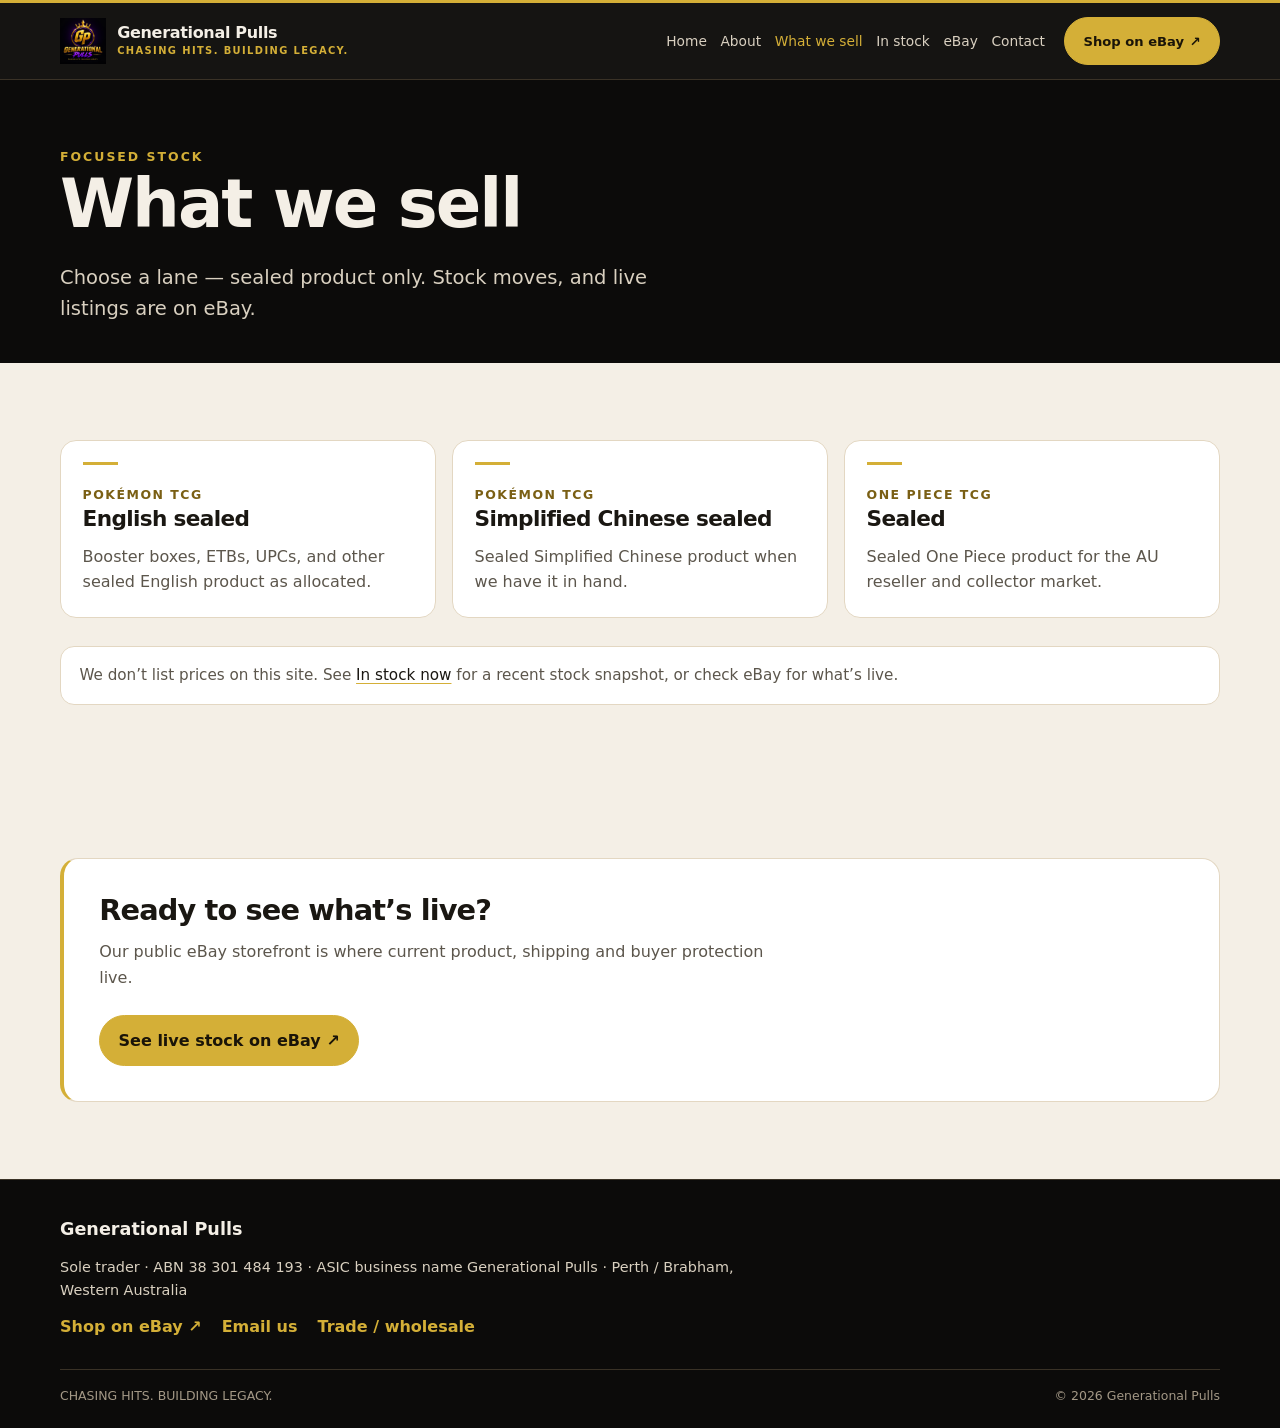
<file: what-we-sell.html>
<!doctype html>
<html lang="en-AU">
<head>
  <meta charset="utf-8">
  <meta name="viewport" content="width=device-width, initial-scale=1">
  <meta name="theme-color" content="#0c0b0a">
  <title>What We Sell | Generational Pulls</title>
  <meta name="description" content="Sealed Pokémon and One Piece TCG product for resellers and collectors.">
  <link rel="icon" type="image/png" sizes="32x32" href="assets/favicon-32.png">
  <link rel="icon" type="image/png" sizes="64x64" href="assets/favicon-64.png">
  <link rel="icon" type="image/png" sizes="256x256" href="assets/favicon-256.png">
  <link rel="stylesheet" href="styles.css">
</head>
<body>
  <a class="skip-link" href="#main">Skip to content</a>
  <header class="site-header">
    <div class="container header-inner">
      <a class="brand" href="index.html"><img src="assets/logo.png" alt="Generational Pulls logo"><span>Generational Pulls<small>CHASING HITS. BUILDING LEGACY.</small></span></a>
      <nav class="nav" aria-label="Main navigation">
        <a href="index.html">Home</a>
        <a href="about.html">About</a>
        <a aria-current="page" href="what-we-sell.html">What we sell</a>
        <a href="stock.html">In stock</a>
        <a href="ebay.html">eBay</a>
        <a href="contact.html">Contact</a>
      </nav>
      <a class="button header-shop" href="https://ebay.io/m/q7AtVq">Shop on eBay <span aria-hidden="true">↗</span></a>
    </div>
  </header>
  <main id="main">
    <section class="page-head">
      <div class="container">
        <div class="eyebrow">Focused stock</div>
        <h1>What we sell</h1>
        <p class="lede">Choose a lane — sealed product only. Stock moves, and live listings are on eBay.</p>
      </div>
    </section>
    <section class="section">
      <div class="container">
        <div class="grid cards-3">
          <article class="card" id="english">
            <span class="number">Pokémon TCG</span>
            <h2>English sealed</h2>
            <p>Booster boxes, ETBs, UPCs, and other sealed English product as allocated.</p>
          </article>
          <article class="card" id="simplified-chinese">
            <span class="number">Pokémon TCG</span>
            <h2>Simplified Chinese sealed</h2>
            <p>Sealed Simplified Chinese product when we have it in hand.</p>
          </article>
          <article class="card" id="one-piece">
            <span class="number">One Piece TCG</span>
            <h2>Sealed</h2>
            <p>Sealed One Piece product for the AU reseller and collector market.</p>
          </article>
        </div>
        <p class="trust-strip" style="margin-top:1.8rem">We don’t list prices on this site. See <a href="stock.html">In stock now</a> for a recent stock snapshot, or check eBay for what’s live.</p>
      </div>
    </section>
    <section class="section">
      <div class="container">
        <div class="callout">
          <h2>Ready to see what’s live?</h2>
          <p>Our public eBay storefront is where current product, shipping and buyer protection live.</p>
          <div class="actions"><a class="button" href="https://ebay.io/m/q7AtVq">See live stock on eBay <span aria-hidden="true">↗</span></a></div>
        </div>
      </div>
    </section>
  </main>
  <footer class="site-footer">
    <div class="container footer-inner">
      <div class="footer-brand">Generational Pulls</div>
      <p class="footer-copy">Sole trader · ABN 38 301 484 193 · ASIC business name Generational Pulls · Perth / Brabham, Western Australia</p>
      <div class="footer-links">
        <a href="https://ebay.io/m/q7AtVq">Shop on eBay <span aria-hidden="true">↗</span></a>
        <a href="mailto:generational.pulls.au@gmail.com">Email us</a>
        <a href="mailto:generational.pulls.au@gmail.com">Trade / wholesale</a>
      </div>
      <div class="footer-bottom">
        <span>CHASING HITS. BUILDING LEGACY.</span>
        <span>© 2026 Generational Pulls</span>
      </div>
    </div>
  </footer>
</body>
</html>
</file>
<file: styles.css>
:root {
  --black: #0c0b0a;
  --ink: #1a1712;
  --cream: #f4efe6;
  --cream-2: #fbf8f2;
  --paper: #ffffff;
  --line: #e3d7c2;
  --line-dark: #3a3226;
  --muted: #5c564c;
  --muted-on-dark: #d9d0c0;
  --gold: #d4af37;
  --gold-ink: #7a5f14;
  --gold-soft: #f3e6c0;
  --max: 1160px;
}

* { box-sizing: border-box; }
html { scroll-behavior: smooth; }
body {
  margin: 0;
  background: var(--cream);
  color: var(--ink);
  font-family: ui-sans-serif, system-ui, -apple-system, BlinkMacSystemFont, "Segoe UI", sans-serif;
  line-height: 1.6;
  overflow-x: clip;
}
a { color: var(--ink); text-decoration-color: var(--gold); text-underline-offset: .22em; }
a:hover, a:focus-visible { color: var(--ink); }
img { max-width: 100%; height: auto; }
.container { width: min(var(--max), calc(100% - 2rem)); margin-inline: auto; }
.skip-link {
  position: absolute;
  left: 1rem;
  top: -4rem;
  z-index: 30;
  padding: .6rem 1rem;
  background: var(--gold);
  color: #1a1408;
  font-weight: 800;
  text-decoration: none;
}
.skip-link:focus { top: .7rem; }

.site-header {
  position: sticky;
  top: 0;
  z-index: 10;
  border-top: 3px solid var(--gold);
  border-bottom: 1px solid var(--line-dark);
  background: rgba(12, 11, 10, .96);
  backdrop-filter: blur(12px);
  color: var(--cream);
}
.header-inner {
  display: flex;
  align-items: center;
  gap: .8rem 1.2rem;
  min-height: 76px;
}
.brand {
  display: inline-flex;
  align-items: center;
  gap: .7rem;
  color: var(--cream);
  text-decoration: none;
  font-weight: 800;
  letter-spacing: -.02em;
}
.brand img { width: 46px; height: 46px; object-fit: contain; }
.brand span { line-height: 1.05; }
.brand small {
  display: block;
  margin-top: .28rem;
  color: var(--gold);
  font-size: .62rem;
  letter-spacing: .14em;
}
.nav {
  display: flex;
  flex-wrap: wrap;
  justify-content: flex-end;
  gap: .2rem .85rem;
  margin-left: auto;
  font-size: .86rem;
}
.nav a { color: var(--muted-on-dark); text-decoration: none; }
.nav a:hover, .nav a:focus-visible, .nav a[aria-current="page"] { color: var(--gold); }
.header-shop {
  min-height: 40px;
  padding: .4rem .9rem;
  font-size: .82rem;
  flex: 0 0 auto;
}
@media (max-width: 1040px) {
  a.button.header-shop { display: none; }
  .stock-tools { position: static; }
}

.header-inner { flex-wrap: wrap; }
.hero {
  position: relative;
  padding: clamp(3.4rem, 8vw, 6rem) 0 clamp(3rem, 6vw, 4.5rem);
  background:
    radial-gradient(circle at 88% 18%, rgba(212, 175, 55, .16), transparent 28rem),
    var(--black);
  color: var(--cream);
}
.eyebrow {
  color: var(--gold);
  font-size: .78rem;
  font-weight: 800;
  letter-spacing: .16em;
  text-transform: uppercase;
}
h1, h2, h3 { margin: 0 0 .8rem; line-height: 1.12; letter-spacing: -.03em; color: var(--ink); }
h1 { font-size: clamp(2.7rem, 7vw, 5rem); }
h2 { font-size: clamp(1.45rem, 3vw, 2rem); }
h3 { font-size: 1.15rem; }
.hero h1, .page-head h1 { color: var(--cream); }
.lede { max-width: 40rem; color: var(--muted); font-size: clamp(1.05rem, 2vw, 1.22rem); }
.hero .lede, .page-head .lede { color: var(--muted-on-dark); }
.slogan {
  display: inline-block;
  margin: .35rem 0 1rem;
  color: var(--gold);
  font-weight: 800;
  letter-spacing: .14em;
  font-size: .92rem;
}
.actions { display: flex; align-items: center; flex-wrap: wrap; gap: .75rem 1rem; margin-top: 1.5rem; }
.button {
  display: inline-flex;
  align-items: center;
  justify-content: center;
  gap: .35rem;
  min-height: 48px;
  padding: .75rem 1.15rem;
  border: 1px solid var(--gold);
  border-radius: 999px;
  background: var(--gold);
  color: #1a1408;
  font-weight: 800;
  text-decoration: none;
}
.button:hover, .button:focus-visible { background: #e0c15a; border-color: #e0c15a; color: #1a1408; }
.button.secondary { border-color: var(--gold); background: transparent; color: inherit; }
.button.secondary:hover, .button.secondary:focus-visible { background: var(--gold); color: #1a1408; }
.text-link { font-weight: 750; color: var(--gold); text-decoration: none; border-bottom: 1px solid var(--gold); }
.hero .text-link:hover, .hero .text-link:focus-visible { color: var(--cream); }
.till-line { max-width: 38rem; margin: 1rem 0 0; color: var(--muted-on-dark); font-size: .98rem; }

.section { padding: clamp(3.2rem, 6vw, 5rem) 0; }
.preorder-band { background: var(--cream-2); }
.inhand-band { background: var(--paper); }
.section-heading {
  display: flex;
  align-items: flex-end;
  justify-content: space-between;
  gap: 1rem 1.5rem;
  margin-bottom: 1.35rem;
}
.section-heading h2 { margin: 0 0 .3rem; }
.section-heading p { max-width: 36rem; margin: 0; color: var(--muted); }
.heading-actions { display: flex; align-items: center; gap: .75rem 1rem; flex-wrap: wrap; }
.view-all { font-weight: 750; white-space: nowrap; }

.preorder-empty {
  display: flex;
  align-items: center;
  justify-content: space-between;
  gap: 1.2rem 2rem;
  padding: 1.35rem 1.4rem;
  border: 1px solid var(--line);
  border-radius: 18px;
  background: var(--paper);
}
.preorder-empty p { max-width: 40rem; margin: 0; color: var(--muted); }
.preorder-strip {
  display: flex;
  gap: .9rem;
  overflow-x: auto;
  scroll-snap-type: x mandatory;
  padding-bottom: .35rem;
  scrollbar-width: thin;
}
.preorder-card {
  flex: 0 0 min(280px, 82%);
  display: flex;
  flex-direction: column;
  align-items: flex-start;
  gap: .8rem;
  min-height: 180px;
  padding: 1.15rem;
  scroll-snap-align: start;
  border: 1px solid var(--line);
  border-radius: 16px;
  background: var(--paper);
}
.preorder-card h3 { margin: 0; }
.watch-badge {
  display: inline-block;
  padding: .15rem .5rem;
  border-radius: 999px;
  background: var(--black);
  color: var(--gold);
  font-size: .68rem;
  font-weight: 800;
  letter-spacing: .08em;
  text-transform: uppercase;
}

.lane-grid { display: grid; grid-template-columns: repeat(3, minmax(0, 1fr)); gap: 1rem; }
.lane {
  display: flex;
  flex-direction: column;
  justify-content: flex-end;
  min-height: 320px;
  padding: 1.35rem;
  border: 1px solid var(--line-dark);
  border-radius: 18px;
  background:
    radial-gradient(circle at 86% 12%, rgba(212, 175, 55, .28), transparent 46%),
    linear-gradient(165deg, #221e18, #0c0b0a 62%);
  color: var(--cream);
  text-decoration: none;
}
.lane:hover, .lane:focus-visible { border-color: var(--gold); color: var(--cream); }
.lane-kicker {
  color: var(--gold);
  font-size: .72rem;
  font-weight: 800;
  letter-spacing: .14em;
  text-transform: uppercase;
}
.lane-title {
  margin: .35rem 0 .55rem;
  color: var(--cream);
  font-size: clamp(1.45rem, 2.2vw, 1.9rem);
  font-weight: 800;
  letter-spacing: -.03em;
  line-height: 1.12;
}
.lane-note { margin: 0; color: var(--muted-on-dark); font-size: .95rem; }
.lane-go { margin-top: 1.1rem; color: var(--gold); font-weight: 800; }

.carousel-nav { display: flex; gap: .4rem; }
.carousel-nav button {
  display: inline-flex;
  align-items: center;
  justify-content: center;
  width: 44px;
  height: 44px;
  border: 1px solid var(--line);
  border-radius: 50%;
  background: var(--paper);
  color: var(--ink);
  cursor: pointer;
}
.carousel-nav svg { display: block; }
.carousel-nav button:hover, .carousel-nav button:focus-visible { border-color: var(--gold); }
.carousel-nav button[aria-disabled="true"] { opacity: .38; cursor: default; }
.carousel-track {
  display: flex;
  gap: .9rem;
  margin: 0;
  padding: 0 0 .4rem;
  list-style: none;
  overflow-x: auto;
  scroll-snap-type: x mandatory;
  scroll-behavior: smooth;
  scrollbar-width: thin;
  -webkit-overflow-scrolling: touch;
}
.inhand-card { flex: 0 0 calc((100% - 3.6rem) / 5); min-width: 180px; scroll-snap-align: start; }

.trust-band {
  padding: 2.5rem 0;
  background: var(--black);
  color: var(--cream);
  border-top: 3px solid var(--gold);
}
.badge-row {
  list-style: none;
  display: grid;
  grid-template-columns: repeat(4, minmax(0, 1fr));
  gap: 1.2rem;
  margin: 0;
  padding: 0;
}
.badge-row li { display: flex; gap: .75rem; min-width: 0; }
.badge-icon {
  flex: 0 0 28px;
  width: 28px;
  height: 28px;
  fill: none;
  stroke: var(--gold);
  stroke-width: 1.6;
  stroke-linecap: round;
  stroke-linejoin: round;
}
.badge-row strong {
  display: block;
  color: var(--cream);
  font-size: .92rem;
  line-height: 1.3;
}
.badge-row span {
  display: block;
  margin-top: .25rem;
  color: var(--muted-on-dark);
  font-size: .84rem;
  line-height: 1.4;
}

.grid { display: grid; gap: 1rem; }
.cards-3 { grid-template-columns: repeat(3, minmax(0, 1fr)); }
.card {
  padding: 1.35rem;
  border: 1px solid var(--line);
  border-radius: 16px;
  background: var(--paper);
  scroll-margin-top: 6rem;
}
.card::before { content: ""; display: block; width: 2.2rem; height: 3px; margin-bottom: 1rem; background: var(--gold); }
.card p { margin: 0; color: var(--muted); }
.card h2 { font-size: 1.35rem; }
.number { color: var(--gold-ink); font-size: .78rem; font-weight: 800; letter-spacing: .12em; text-transform: uppercase; }
.trust-strip {
  margin: 0;
  padding: 1rem 1.15rem;
  border: 1px solid var(--line);
  border-radius: 14px;
  background: var(--paper);
  color: var(--muted);
  font-size: .95rem;
}
.callout {
  padding: clamp(1.4rem, 4vw, 2.2rem);
  border: 1px solid var(--line);
  border-left: 4px solid var(--gold);
  border-radius: 18px;
  background: var(--paper);
}
.callout p { max-width: 42rem; margin: 0; color: var(--muted); }
.callout h2 { font-size: clamp(1.4rem, 3vw, 1.8rem); }
.page-head { padding: clamp(2.8rem, 6vw, 4.2rem) 0 2.4rem; background: var(--black); color: var(--cream); }
.page-head h1 { font-size: clamp(2.4rem, 6vw, 4.2rem); }
.page-head .lede { margin-bottom: 0; }
.prose { max-width: 760px; }
.prose p { color: var(--muted); font-size: 1.08rem; }
.detail-list { display: grid; grid-template-columns: max-content 1fr; gap: .7rem 1.2rem; margin: 0; }
.detail-list dt { color: var(--gold-ink); font-weight: 800; }
.detail-list dd { margin: 0; color: var(--muted); }

.site-footer {
  margin-top: 0;
  padding: 2.2rem 0 1.4rem;
  border-top: 1px solid var(--line-dark);
  background: var(--black);
  color: var(--muted-on-dark);
}
.footer-inner { display: grid; gap: .75rem; }
.footer-brand { color: var(--cream); font-weight: 850; font-size: 1.1rem; }
.footer-copy { max-width: 46rem; margin: 0; color: var(--muted-on-dark); font-size: .9rem; }
.footer-links { display: flex; flex-wrap: wrap; gap: .7rem 1.25rem; }
.footer-links a { color: var(--gold); font-weight: 750; text-decoration: none; }
.footer-links a:hover, .footer-links a:focus-visible { color: var(--cream); }
.footer-bottom {
  display: flex;
  justify-content: space-between;
  gap: 1rem;
  margin-top: 1.1rem;
  padding-top: 1rem;
  border-top: 1px solid var(--line-dark);
  color: #a39886;
  font-size: .78rem;
}

.visually-hidden { position: absolute; width: 1px; height: 1px; overflow: hidden; clip: rect(0 0 0 0); white-space: nowrap; }
.stock-section { padding-top: 2.2rem; }
.stock-tools {
  display: grid;
  gap: .9rem;
  margin-bottom: .6rem;
  position: sticky;
  top: 76px;
  z-index: 5;
  padding: .8rem 0;
  background: rgba(244, 239, 230, .94);
  backdrop-filter: blur(10px);
}
.stock-search input {
  width: 100%;
  min-height: 48px;
  padding: .75rem 1.1rem;
  border: 1px solid var(--line);
  border-radius: 999px;
  background: var(--paper);
  color: var(--ink);
  font: inherit;
  font-size: 1rem;
}
.stock-search input:focus { outline: 2px solid var(--gold); outline-offset: 2px; border-color: var(--gold); }
.chips { display: flex; flex-wrap: wrap; gap: .45rem; }
.chip {
  flex: 0 0 auto;
  display: inline-flex;
  align-items: center;
  gap: .4rem;
  padding: .28rem .7rem;
  border: 1px solid var(--line);
  border-radius: 999px;
  background: var(--paper);
  color: var(--ink);
  font-size: .8rem;
  text-decoration: none;
  white-space: nowrap;
}
.chip span { color: var(--gold-ink); font-weight: 800; }
.chip:hover, .chip:focus-visible { border-color: var(--gold); color: var(--ink); }
.stock-status { color: var(--muted); font-size: .85rem; margin: .4rem 0 1rem; }
.stock-group { margin-top: 2.2rem; scroll-margin-top: 220px; }
.stock-group-head {
  display: flex;
  align-items: flex-end;
  justify-content: space-between;
  gap: .4rem 1rem;
  flex-wrap: wrap;
  padding-bottom: .7rem;
  margin-bottom: 1rem;
  border-bottom: 1px solid var(--line);
}
.stock-group-head h2 { margin: 0; font-size: clamp(1.35rem, 3.5vw, 2rem); }
.stock-rel {
  display: block;
  margin-top: .25rem;
  color: var(--gold-ink);
  font-size: .78rem;
  font-weight: 700;
  letter-spacing: .08em;
  text-transform: uppercase;
}
.stock-count { color: var(--gold-ink); font-size: .78rem; font-weight: 800; letter-spacing: .12em; text-transform: uppercase; }
.stock-grid {
  list-style: none;
  margin: 0;
  padding: 0;
  display: grid;
  gap: .9rem;
  grid-template-columns: repeat(auto-fill, minmax(200px, 1fr));
}
.stock-item, .inhand-card {
  display: flex;
  flex-direction: column;
  overflow: hidden;
  border: 1px solid var(--line);
  border-radius: 16px;
  background: var(--paper);
}
.stock-item:hover, .inhand-card:hover { border-color: var(--gold); }
.stock-media {
  position: relative;
  aspect-ratio: 1 / 1;
  display: grid;
  place-items: center;
  padding: .8rem;
  background: var(--cream-2);
}
.stock-media img {
  position: absolute;
  inset: .8rem;
  width: calc(100% - 1.6rem);
  height: calc(100% - 1.6rem);
  object-fit: contain;
}
.stock-badges { position: absolute; top: .5rem; left: .5rem; display: flex; gap: .3rem; z-index: 1; }
.badge { padding: .1rem .45rem; border-radius: 6px; font-size: .66rem; font-weight: 850; letter-spacing: .08em; line-height: 1.5; }
.badge-lang { background: var(--black); color: var(--cream); }
.badge-case { background: var(--gold); color: #1a1408; }
.ph {
  position: absolute;
  inset: 0;
  display: flex;
  flex-direction: column;
  align-items: center;
  justify-content: center;
  gap: .45rem;
  padding: 1rem;
  text-align: center;
  background: radial-gradient(circle at 50% 35%, rgba(212, 175, 55, .22), transparent 60%), var(--black);
}
.ph-mark {
  display: grid;
  place-items: center;
  width: 54px;
  height: 54px;
  border: 2px solid var(--gold);
  border-radius: 50%;
  color: var(--gold);
  font-weight: 900;
  letter-spacing: .04em;
}
.ph-type { color: var(--gold-soft); font-weight: 800; font-size: .9rem; line-height: 1.2; }
.ph-set { color: var(--gold); font-size: .7rem; font-weight: 800; letter-spacing: .12em; text-transform: uppercase; }
.stock-body { flex: 1; display: flex; flex-direction: column; justify-content: space-between; gap: .6rem; padding: .85rem .9rem 1rem; }
.stock-name { color: var(--ink); font-weight: 700; font-size: .92rem; line-height: 1.3; }
.stock-qty { color: var(--muted); font-size: .78rem; }
.stock-qty b { color: var(--gold-ink); font-size: 1.05rem; }
.card-cta {
  align-self: flex-start;
  margin-top: .15rem;
  color: var(--ink);
  font-weight: 800;
  font-size: .86rem;
  text-decoration: none;
  border-bottom: 2px solid var(--gold);
}
.card-cta:hover, .card-cta:focus-visible { color: var(--gold-ink); }
.stock-empty { color: var(--muted); }
[hidden] { display: none !important; }

@media (max-width: 980px) {
  .lane-grid, .cards-3, .badge-row { grid-template-columns: 1fr 1fr; }
  .inhand-card { flex-basis: calc((100% - 1.8rem) / 3); }
}
@media (max-width: 720px) {
  .header-inner { align-items: flex-start; flex-wrap: wrap; padding: .75rem 0; }
  .nav { width: 100%; margin-left: 0; justify-content: flex-start; }
  .section-heading, .preorder-empty, .footer-bottom { display: block; }
  .section-heading p, .heading-actions, .footer-bottom span { margin-top: .7rem; }
  .footer-bottom span { display: block; }
  .lane-grid, .cards-3, .badge-row { grid-template-columns: 1fr; }
  .lane { min-height: 220px; }
  .inhand-card { flex-basis: 78%; min-width: 0; }
  .detail-list { grid-template-columns: 1fr; gap: .15rem; }
  .detail-list dd { margin-bottom: .7rem; }
  .stock-tools { top: 0; position: static; }
  .chips { flex-wrap: nowrap; overflow-x: auto; margin-inline: -1rem; padding: 0 1rem .3rem; scrollbar-width: thin; -webkit-overflow-scrolling: touch; }
  .stock-grid { grid-template-columns: repeat(2, minmax(0, 1fr)); gap: .6rem; }
  .stock-media { padding: .5rem; }
  .stock-media img { inset: .5rem; width: calc(100% - 1rem); height: calc(100% - 1rem); }
  .ph-mark { width: 42px; height: 42px; font-size: .85rem; }
  .ph-type { font-size: .78rem; }
  .stock-body { padding: .6rem .65rem .7rem; }
  .stock-name { font-size: .8rem; }
  .stock-group { scroll-margin-top: 1rem; }
}
@media (prefers-reduced-motion: reduce) {
  html { scroll-behavior: auto; }
  .carousel-track { scroll-behavior: auto; }
  .stock-item, .inhand-card, .lane { transition: none; }
}
@media (prefers-reduced-motion: no-preference) {
  .stock-item, .inhand-card, .lane { transition: border-color .15s, transform .15s; }
  .stock-item:hover, .inhand-card:hover, .lane:hover { transform: translateY(-2px); }
}
</file>
